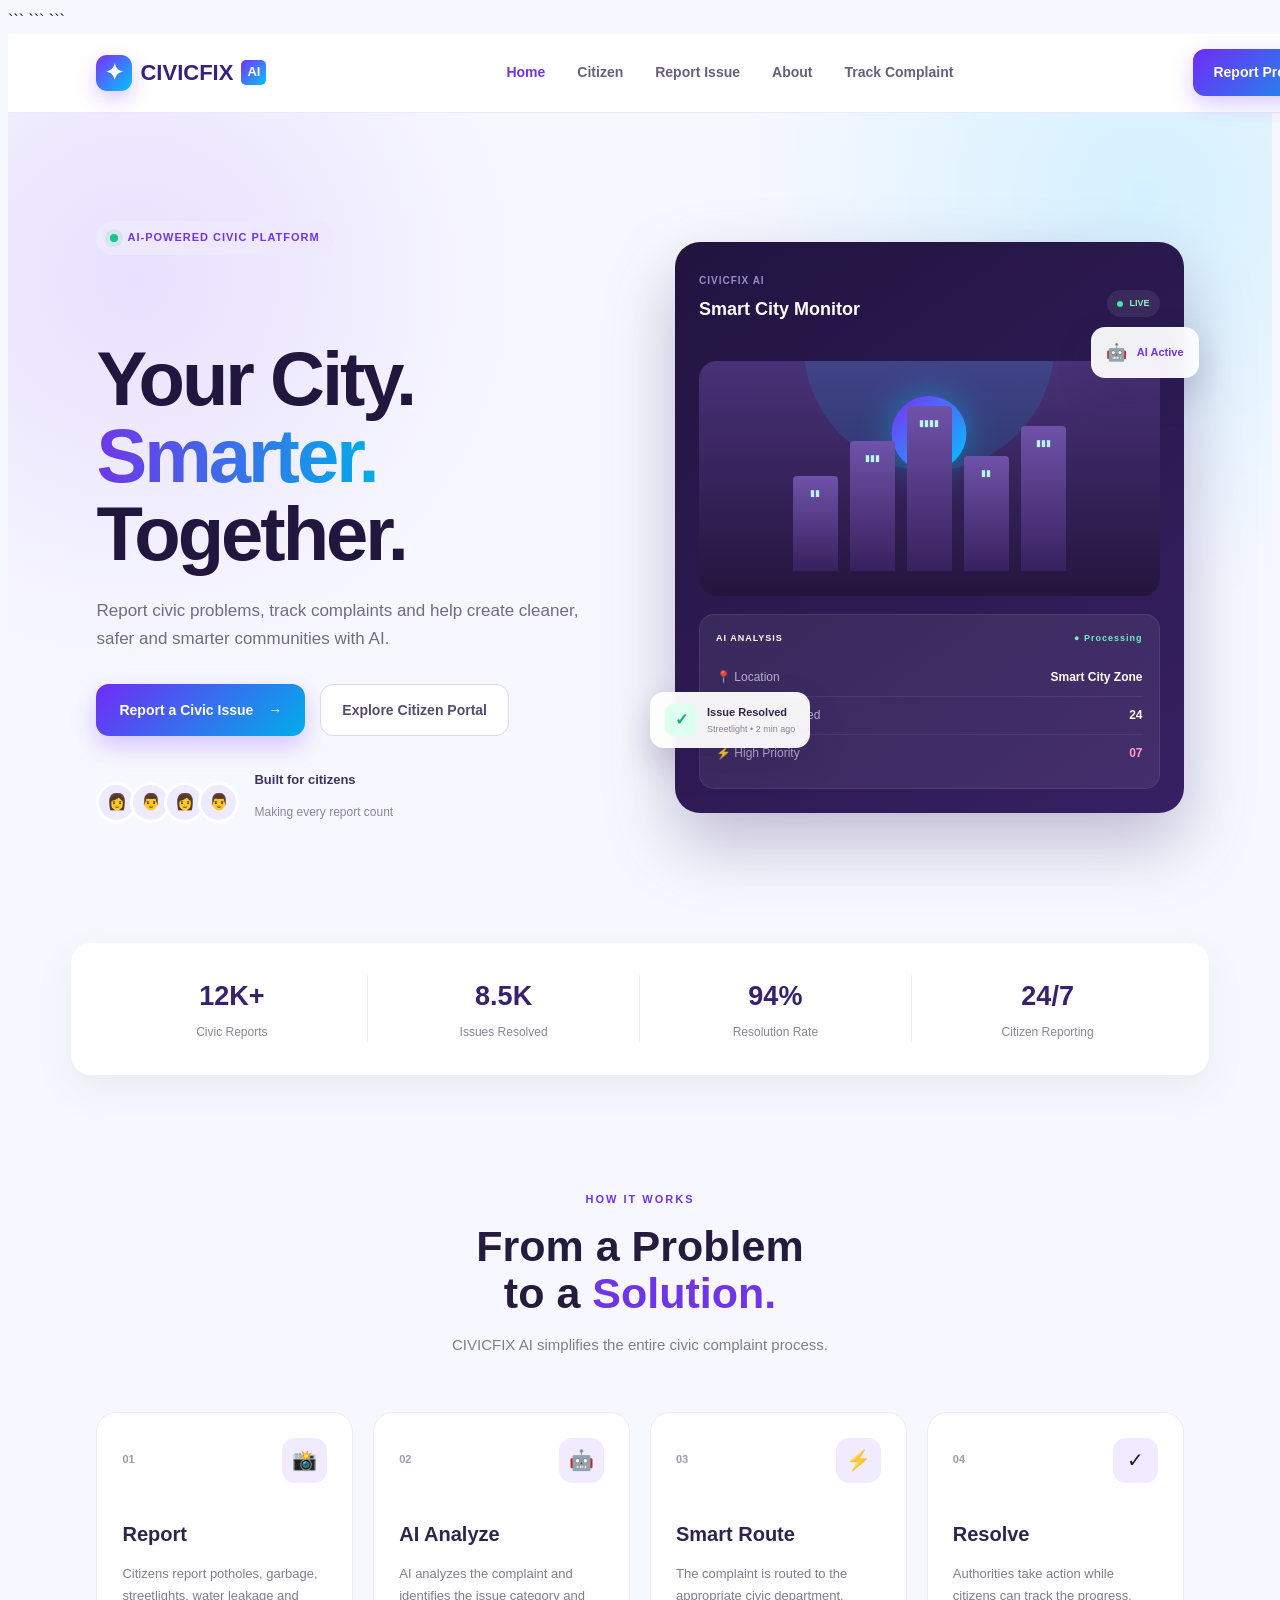
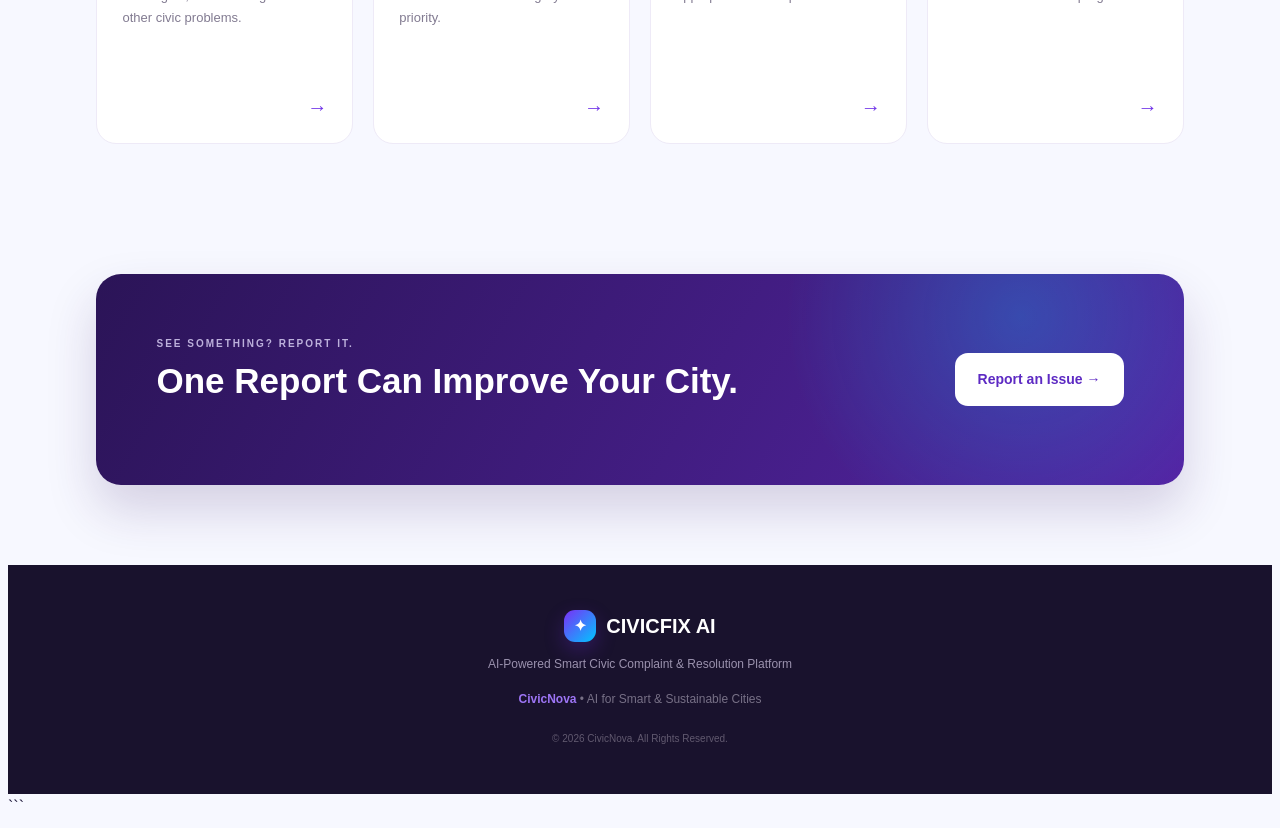
<file: index.html>
<!DOCTYPE html>

<html lang="en">

<head>

```
<meta charset="UTF-8">

<meta name="viewport"
      content="width=device-width, initial-scale=1.0">

<title>CIVICFIX AI | Smart Civic Platform</title>

<link rel="stylesheet" href="style.css">
```

</head>

<body>

```
<!-- =========================
     NAVIGATION
========================== -->

<header class="navbar">

    <a href="index.html" class="logo">

        <span class="logo-icon">✦</span>

        CIVICFIX
        <small>AI</small>

    </a>


    <nav>

        <a href="index.html" class="active">
            Home
        </a>

        <a href="citizen.html">
            Citizen
        </a>

        <a href="report.html">
            Report Issue
        </a>

        <a href="#">
            About
        </a>
             <a href="track.html">Track Complaint</a>
    </nav>


    <a href="report.html" class="nav-btn">
        Report Problem
        <span>↗</span>
    </a>

</header>



<!-- =========================
     HERO SECTION
========================== -->

<main>

    <section class="hero">


        <!-- LEFT SIDE -->

        <div class="hero-content">

            <div class="hero-badge">

                <span class="live-dot"></span>

                AI-POWERED CIVIC PLATFORM

            </div>


            <h1>

                Your City.
                <br>

                <span>Smarter.</span>

                <br>

                Together.

            </h1>


            <p>

                Report civic problems, track complaints
                and help create cleaner, safer and
                smarter communities with AI.

            </p>


            <div class="hero-buttons">

                <a href="report.html"
                   class="main-btn">

                    Report a Civic Issue

                    <span>→</span>

                </a>


                <a href="citizen.html"
                   class="second-btn">

                    Explore Citizen Portal

                </a>

            </div>


            <!-- TRUST -->

            <div class="trust">

                <div class="avatars">

                    <span>👩</span>
                    <span>👨</span>
                    <span>👩</span>
                    <span>👨</span>

                </div>


                <div>

                    <strong>
                        Built for citizens
                    </strong>

                    <p>
                        Making every report count
                    </p>

                </div>

            </div>

        </div>



        <!-- RIGHT SIDE -->

        <div class="hero-dashboard">


            <!-- Decorative circles -->

            <div class="glow glow-one"></div>

            <div class="glow glow-two"></div>


            <!-- MAIN CARD -->

            <div class="ai-dashboard">


                <div class="dashboard-header">

                    <div>

                        <span>
                            CIVICFIX AI
                        </span>

                        <h3>
                            Smart City Monitor
                        </h3>

                    </div>


                    <div class="online">

                        <span></span>

                        LIVE

                    </div>

                </div>



                <!-- CITY VISUAL -->

                <div class="city-visual">

                    <div class="building b1">
                        ▮▮
                    </div>

                    <div class="building b2">
                        ▮▮▮
                    </div>

                    <div class="building b3">
                        ▮▮▮▮
                    </div>

                    <div class="building b4">
                        ▮▮
                    </div>

                    <div class="building b5">
                        ▮▮▮
                    </div>


                    <div class="city-ai">

                        ✦

                    </div>

                </div>



                <!-- AI ANALYSIS -->

                <div class="analysis">

                    <div class="analysis-title">

                        <span>
                            AI ANALYSIS
                        </span>

                        <span class="processing">
                            ● Processing
                        </span>

                    </div>


                    <div class="analysis-row">

                        <span>📍 Location</span>

                        <strong>
                            Smart City Zone
                        </strong>

                    </div>


                    <div class="analysis-row">

                        <span>⚠️ Issues Detected</span>

                        <strong>
                            24
                        </strong>

                    </div>


                    <div class="analysis-row">

                        <span>⚡ High Priority</span>

                        <strong class="priority">
                            07
                        </strong>

                    </div>

                </div>


            </div>


            <!-- FLOATING CARD -->

            <div class="floating floating-one">

                <div class="float-icon">
                    ✓
                </div>

                <div>

                    <strong>
                        Issue Resolved
                    </strong>

                    <small>
                        Streetlight • 2 min ago
                    </small>

                </div>

            </div>


            <div class="floating floating-two">

                🤖

                <span>
                    AI Active
                </span>

            </div>


        </div>

    </section>



    <!-- =========================
         STATS
    ========================== -->

    <section class="stats-section">

        <div class="stat-item">

            <strong>
                12K+
            </strong>

            <span>
                Civic Reports
            </span>

        </div>


        <div class="stat-item">

            <strong>
                8.5K
            </strong>

            <span>
                Issues Resolved
            </span>

        </div>


        <div class="stat-item">

            <strong>
                94%
            </strong>

            <span>
                Resolution Rate
            </span>

        </div>


        <div class="stat-item">

            <strong>
                24/7
            </strong>

            <span>
                Citizen Reporting
            </span>

        </div>

    </section>



    <!-- =========================
         FEATURES
    ========================== -->

    <section class="features-section">


        <div class="section-heading">

            <span>
                HOW IT WORKS
            </span>

            <h2>
                From a Problem
                <br>
                to a <em>Solution.</em>
            </h2>

            <p>
                CIVICFIX AI simplifies the entire
                civic complaint process.
            </p>

        </div>



        <div class="feature-grid">


            <article class="feature-card">

                <div class="feature-top">

                    <span class="number">
                        01
                    </span>

                    <span class="feature-icon">
                        📸
                    </span>

                </div>

                <h3>
                    Report
                </h3>

                <p>
                    Citizens report potholes, garbage,
                    streetlights, water leakage and
                    other civic problems.
                </p>

                <span class="feature-arrow">
                    →
                </span>

            </article>



            <article class="feature-card">

                <div class="feature-top">

                    <span class="number">
                        02
                    </span>

                    <span class="feature-icon">
                        🤖
                    </span>

                </div>

                <h3>
                    AI Analyze
                </h3>

                <p>
                    AI analyzes the complaint and
                    identifies the issue category
                    and priority.
                </p>

                <span class="feature-arrow">
                    →
                </span>

            </article>



            <article class="feature-card">

                <div class="feature-top">

                    <span class="number">
                        03
                    </span>

                    <span class="feature-icon">
                        ⚡
                    </span>

                </div>

                <h3>
                    Smart Route
                </h3>

                <p>
                    The complaint is routed to the
                    appropriate civic department.
                </p>

                <span class="feature-arrow">
                    →
                </span>

            </article>



            <article class="feature-card">

                <div class="feature-top">

                    <span class="number">
                        04
                    </span>

                    <span class="feature-icon">
                        ✓
                    </span>

                </div>

                <h3>
                    Resolve
                </h3>

                <p>
                    Authorities take action while
                    citizens can track the progress.
                </p>

                <span class="feature-arrow">
                    →
                </span>

            </article>


        </div>

    </section>



    <!-- =========================
         CTA
    ========================== -->

    <section class="cta-section">

        <div>

            <span>
                SEE SOMETHING? REPORT IT.
            </span>

            <h2>
                One Report Can
                Improve Your City.
            </h2>

        </div>


        <a href="report.html"
           class="main-btn">

            Report an Issue
            →
            
        </a>

    </section>


</main>



<!-- =========================
     FOOTER
========================== -->

<footer>

    <div class="footer-brand">

        <span class="logo-icon">
            ✦
        </span>

        CIVICFIX AI

    </div>


    <p>
        AI-Powered Smart Civic Complaint &
        Resolution Platform
    </p>


    <div class="footer-team">

        <strong>
            CivicNova
        </strong>

        <span>
            • AI for Smart & Sustainable Cities
        </span>

    </div>


    <small>
        © 2026 CivicNova. All Rights Reserved.
    </small>

</footer>
```

</body>

</html>
</file>
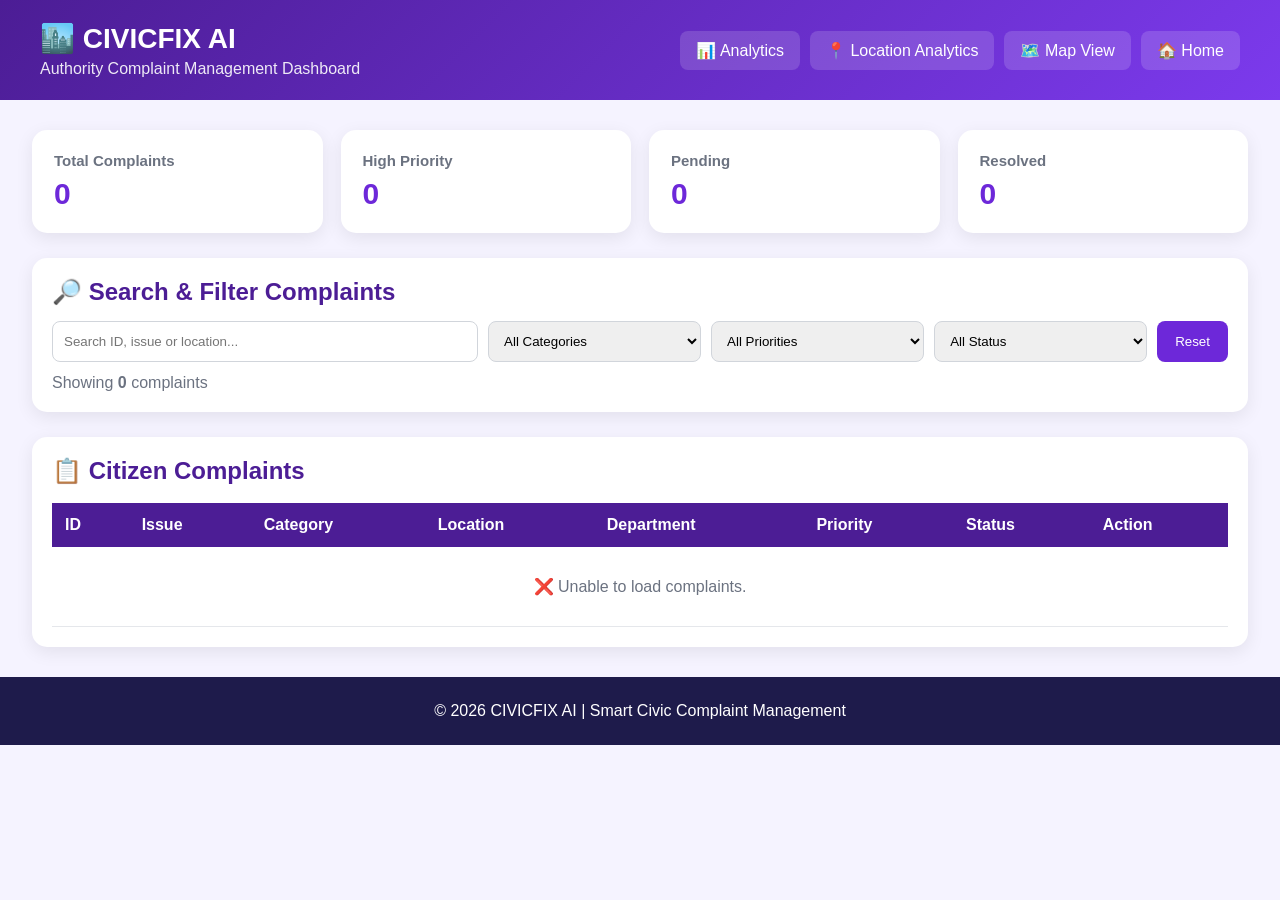
<file: admin.html>
<!DOCTYPE html>
<html lang="en">

<head>
    <meta charset="UTF-8">
    <meta name="viewport" content="width=device-width, initial-scale=1.0">

    <title>CIVICFIX AI | Authority Dashboard</title>

    <style>
        * {
            box-sizing: border-box;
            margin: 0;
            padding: 0;
            font-family: Arial, sans-serif;
        }

        body {
            background: #f5f3ff;
            color: #1f2937;
        }

        /* HEADER */
        header {
            background: linear-gradient(135deg, #4c1d95, #7c3aed);
            color: white;
            padding: 22px 40px;
            display: flex;
            justify-content: space-between;
            align-items: center;
        }

        header h1 {
            font-size: 28px;
        }

        header p {
            margin-top: 5px;
            opacity: 0.9;
        }

        .header-buttons {
            display: flex;
            gap: 10px;
            flex-wrap: wrap;
        }

        .header-buttons a {
            text-decoration: none;
            color: white;
            background: rgba(255, 255, 255, 0.15);
            padding: 10px 16px;
            border-radius: 8px;
            transition: 0.3s;
        }

        .header-buttons a:hover {
            background: rgba(255, 255, 255, 0.3);
        }

        /* MAIN */
        .container {
            width: 95%;
            max-width: 1400px;
            margin: 30px auto;
        }

        /* STATS */
        .stats {
            display: grid;
            grid-template-columns: repeat(4, 1fr);
            gap: 18px;
            margin-bottom: 25px;
        }

        .stat-card {
            background: white;
            padding: 22px;
            border-radius: 15px;
            box-shadow: 0 5px 18px rgba(0, 0, 0, 0.08);
        }

        .stat-card h3 {
            color: #6b7280;
            font-size: 15px;
        }

        .stat-card p {
            font-size: 30px;
            font-weight: bold;
            color: #6d28d9;
            margin-top: 8px;
        }

        /* FILTER BOX */
        .filter-box {
            background: white;
            padding: 20px;
            border-radius: 15px;
            box-shadow: 0 5px 18px rgba(0, 0, 0, 0.08);
            margin-bottom: 25px;
        }

        .filter-box h2 {
            margin-bottom: 15px;
            color: #4c1d95;
        }

        .filters {
            display: grid;
            grid-template-columns: 2fr 1fr 1fr 1fr auto;
            gap: 10px;
        }

        .filters input,
        .filters select {
            padding: 11px;
            border: 1px solid #d1d5db;
            border-radius: 8px;
            outline: none;
        }

        .filters input:focus,
        .filters select:focus {
            border-color: #7c3aed;
        }

        .reset-btn {
            border: none;
            background: #6d28d9;
            color: white;
            padding: 10px 18px;
            border-radius: 8px;
            cursor: pointer;
        }

        .reset-btn:hover {
            background: #4c1d95;
        }

        .complaint-count {
            margin-top: 12px;
            color: #6b7280;
        }

        /* TABLE */
        .table-box {
            background: white;
            border-radius: 15px;
            padding: 20px;
            box-shadow: 0 5px 18px rgba(0, 0, 0, 0.08);
            overflow-x: auto;
        }

        table {
            width: 100%;
            border-collapse: collapse;
        }

        th {
            background: #4c1d95;
            color: white;
            padding: 13px;
            text-align: left;
        }

        td {
            padding: 13px;
            border-bottom: 1px solid #e5e7eb;
            vertical-align: middle;
        }

        tr:hover {
            background: #faf5ff;
        }

        /* PRIORITY */
        .priority-high {
            color: #dc2626;
            background: #fee2e2;
            padding: 6px 12px;
            border-radius: 20px;
            font-weight: bold;
            display: inline-block;
        }

        .priority-medium {
            color: #d97706;
            background: #fef3c7;
            padding: 6px 12px;
            border-radius: 20px;
            font-weight: bold;
            display: inline-block;
        }

        .priority-low {
            color: #16a34a;
            background: #dcfce7;
            padding: 6px 12px;
            border-radius: 20px;
            font-weight: bold;
            display: inline-block;
        }

        /* STATUS */
        .status-select {
            padding: 7px;
            border-radius: 7px;
            border: 1px solid #d1d5db;
        }

        /* BUTTONS */
        .view-btn,
        .update-btn,
        .ai-btn {
            color: white;
            border: none;
            padding: 8px 13px;
            border-radius: 7px;
            cursor: pointer;
            margin: 2px;
        }

        .view-btn {
            background: #0891b2;
        }

        .view-btn:hover {
            background: #0e7490;
        }

        .update-btn {
            background: #7c3aed;
        }

        .update-btn:hover {
            background: #5b21b6;
        }

        .ai-btn {
            background: #059669;
        }

        .ai-btn:hover {
            background: #047857;
        }

        /* EMPTY */
        .empty-message {
            text-align: center;
            padding: 30px;
            color: #6b7280;
        }

        /* MODAL */
        .modal {
            display: none;
            position: fixed;
            z-index: 1000;
            left: 0;
            top: 0;
            width: 100%;
            height: 100%;
            background: rgba(0, 0, 0, 0.55);
            align-items: center;
            justify-content: center;
            padding: 20px;
        }

        .modal-content {
            background: white;
            width: 100%;
            max-width: 650px;
            max-height: 90vh;
            overflow-y: auto;
            border-radius: 18px;
            padding: 28px;
            position: relative;
            box-shadow: 0 10px 40px rgba(0, 0, 0, 0.25);
        }

        .modal-content h2 {
            color: #4c1d95;
            margin-bottom: 20px;
        }

        .close-btn {
            position: absolute;
            right: 20px;
            top: 15px;
            font-size: 28px;
            cursor: pointer;
            color: #6b7280;
        }

        .close-btn:hover {
            color: #111827;
        }

        .detail-item {
            margin-bottom: 15px;
            padding: 12px;
            background: #f9fafb;
            border-radius: 9px;
        }

        .detail-item strong {
            display: block;
            color: #4c1d95;
            margin-bottom: 5px;
        }

        .detail-description {
            line-height: 1.6;
            white-space: pre-wrap;
        }

        /* AI SUMMARY */
        .ai-summary-box {
            background: linear-gradient(135deg, #ecfdf5, #f0fdf4);
            border: 1px solid #86efac;
            border-left: 5px solid #059669;
            padding: 18px;
            border-radius: 12px;
            line-height: 1.7;
            font-size: 16px;
        }

        .ai-summary-title {
            color: #047857;
            font-weight: bold;
            margin-bottom: 10px;
            font-size: 18px;
        }

        .loading-summary {
            color: #6b7280;
            font-style: italic;
        }

        /* FOOTER */
        footer {
            text-align: center;
            padding: 25px;
            margin-top: 30px;
            background: #1e1b4b;
            color: white;
        }

        /* RESPONSIVE */
        @media (max-width: 1000px) {
            .stats {
                grid-template-columns: repeat(2, 1fr);
            }

            .filters {
                grid-template-columns: 1fr 1fr;
            }
        }

        @media (max-width: 600px) {
            header {
                padding: 20px;
                flex-direction: column;
                align-items: flex-start;
                gap: 15px;
            }

            .stats {
                grid-template-columns: 1fr;
            }

            .filters {
                grid-template-columns: 1fr;
            }

            .container {
                width: 92%;
            }
        }
    </style>
</head>

<body>

    <!-- HEADER -->
    <header>

        <div>
            <h1>🏙️ CIVICFIX AI</h1>
            <p>Authority Complaint Management Dashboard</p>
        </div>

        <div class="header-buttons">

            <a href="analytics.html">
                📊 Analytics
            </a>

            <a href="location_analytics.html">
                📍 Location Analytics
            </a>

            <a href="map.html">
                🗺️ Map View
            </a>

            <a href="index.html">
                🏠 Home
            </a>

        </div>

    </header>


    <main class="container">

        <!-- STATS -->

        <section class="stats">

            <div class="stat-card">
                <h3>Total Complaints</h3>
                <p id="totalComplaints">0</p>
            </div>

            <div class="stat-card">
                <h3>High Priority</h3>
                <p id="highComplaints">0</p>
            </div>

            <div class="stat-card">
                <h3>Pending</h3>
                <p id="pendingComplaints">0</p>
            </div>

            <div class="stat-card">
                <h3>Resolved</h3>
                <p id="resolvedComplaints">0</p>
            </div>

        </section>


        <!-- FILTERS -->

        <section class="filter-box">

            <h2>🔎 Search & Filter Complaints</h2>

            <div class="filters">

                <input
                    type="text"
                    id="searchInput"
                    placeholder="Search ID, issue or location..."
                    onkeyup="filterComplaints()"
                >

                <select id="categoryFilter" onchange="filterComplaints()">

                    <option value="">
                        All Categories
                    </option>

                    <option value="Water">
                        Water
                    </option>

                    <option value="Drainage">
                        Drainage
                    </option>

                    <option value="Road">
                        Road
                    </option>

                    <option value="Garbage">
                        Garbage
                    </option>

                    <option value="Streetlight">
                        Streetlight
                    </option>

                    <option value="Other">
                        Other
                    </option>

                </select>


                <select id="priorityFilter" onchange="filterComplaints()">

                    <option value="">
                        All Priorities
                    </option>

                    <option value="High">
                        High
                    </option>

                    <option value="Medium">
                        Medium
                    </option>

                    <option value="Low">
                        Low
                    </option>

                </select>


                <select id="statusFilter" onchange="filterComplaints()">

                    <option value="">
                        All Status
                    </option>

                    <option value="Submitted">
                        Submitted
                    </option>

                    <option value="In Progress">
                        In Progress
                    </option>

                    <option value="Resolved">
                        Resolved
                    </option>

                </select>


                <button
                    class="reset-btn"
                    onclick="resetFilters()"
                >
                    Reset
                </button>

            </div>

            <p class="complaint-count">
                Showing
                <strong id="visibleCount">0</strong>
                complaints
            </p>

        </section>


        <!-- COMPLAINT TABLE -->

        <section class="table-box">

            <h2 style="color:#4c1d95; margin-bottom:18px;">
                📋 Citizen Complaints
            </h2>

            <table>

                <thead>

                    <tr>

                        <th>ID</th>
                        <th>Issue</th>
                        <th>Category</th>
                        <th>Location</th>
                        <th>Department</th>
                        <th>Priority</th>
                        <th>Status</th>
                        <th>Action</th>

                    </tr>

                </thead>

                <tbody id="complaintTable">

                    <tr>

                        <td colspan="8" class="empty-message">
                            Loading complaints...
                        </td>

                    </tr>

                </tbody>

            </table>

        </section>

    </main>


    <!-- VIEW DETAILS MODAL -->

    <div
        id="complaintModal"
        class="modal"
        onclick="closeModalOutside(event)"
    >

        <div class="modal-content">

            <span
                class="close-btn"
                onclick="closeComplaintModal()"
            >
                &times;
            </span>

            <h2>📋 Complaint Details</h2>

            <div class="detail-item">
                <strong>Complaint ID</strong>
                <span id="detailId"></span>
            </div>

            <div class="detail-item">
                <strong>Issue</strong>
                <span id="detailIssue"></span>
            </div>

            <div class="detail-item">
                <strong>Category</strong>
                <span id="detailCategory"></span>
            </div>

            <div class="detail-item">
                <strong>Location</strong>
                <span id="detailLocation"></span>
            </div>

            <div class="detail-item">
                <strong>Department</strong>
                <span id="detailDepartment"></span>
            </div>

            <div class="detail-item">
                <strong>Priority</strong>
                <span id="detailPriority"></span>
            </div>

            <div class="detail-item">
                <strong>Status</strong>
                <span id="detailStatus"></span>
            </div>

            <div class="detail-item">

                <strong>Description</strong>

                <div
                    id="detailDescription"
                    class="detail-description"
                ></div>

            </div>

        </div>

    </div>


    <!-- AI SUMMARY MODAL -->

    <div
        id="aiSummaryModal"
        class="modal"
        onclick="closeAISummaryOutside(event)"
    >

        <div class="modal-content">

            <span
                class="close-btn"
                onclick="closeAISummary()"
            >
                &times;
            </span>

            <h2>🤖 AI Complaint Summary</h2>

            <div class="detail-item">

                <strong>Complaint ID</strong>

                <span id="aiComplaintId">
                    -
                </span>

            </div>

            <div class="ai-summary-box">

                <div class="ai-summary-title">
                    🤖 CIVICFIX AI Analysis
                </div>

                <div id="aiSummaryText">
                    <span class="loading-summary">
                        Generating AI summary...
                    </span>
                </div>

            </div>

        </div>

    </div>


    <!-- FOOTER -->

    <footer>

        <p>
            © 2026 CIVICFIX AI |
            Smart Civic Complaint Management
        </p>

    </footer>


    <script>

        let allComplaints = [];


        /* LOAD COMPLAINTS */

        function loadComplaints() {

            fetch("get_complaints.php")

                .then(response => response.json())

                .then(data => {

                    allComplaints = data;

                    displayComplaints(allComplaints);

                    updateStatistics(allComplaints);

                })

                .catch(error => {

                    console.error(error);

                    document.getElementById(
                        "complaintTable"
                    ).innerHTML = `

                        <tr>

                            <td
                                colspan="8"
                                class="empty-message"
                            >

                                ❌ Unable to load complaints.

                            </td>

                        </tr>

                    `;

                });

        }


        /* DISPLAY COMPLAINTS */

        function displayComplaints(complaints) {

            const table =
                document.getElementById("complaintTable");

            table.innerHTML = "";


            if (complaints.length === 0) {

                table.innerHTML = `

                    <tr>

                        <td
                            colspan="8"
                            class="empty-message"
                        >

                            No complaints found.

                        </td>

                    </tr>

                `;

                document.getElementById(
                    "visibleCount"
                ).textContent = 0;

                return;

            }


            complaints.forEach(complaint => {

                const priority =
                    complaint.priority || "Medium";

                const priorityClass =
                    "priority-" +
                    priority.toLowerCase();


                const row =
                    document.createElement("tr");


                row.innerHTML = `

                    <td>

                        <strong>
                            ${escapeHTML(
                                complaint.complaint_id
                            )}
                        </strong>

                    </td>


                    <td>
                        ${escapeHTML(
                            complaint.issue_title
                        )}
                    </td>


                    <td>
                        ${escapeHTML(
                            complaint.category
                        )}
                    </td>


                    <td>
                        ${escapeHTML(
                            complaint.location
                        )}
                    </td>


                    <td>
                        ${escapeHTML(
                            complaint.department
                        )}
                    </td>


                    <td>

                        <span class="${priorityClass}">

                            ${escapeHTML(priority)}

                        </span>

                    </td>


                    <td>

                        <select
                            class="status-select"
                            id="status-${escapeHTML(
                                complaint.complaint_id
                            )}"
                        >

                            <option
                                value="Submitted"
                                ${
                                    complaint.status === "Submitted"
                                    ? "selected"
                                    : ""
                                }
                            >
                                Submitted
                            </option>


                            <option
                                value="In Progress"
                                ${
                                    complaint.status === "In Progress"
                                    ? "selected"
                                    : ""
                                }
                            >
                                In Progress
                            </option>


                            <option
                                value="Resolved"
                                ${
                                    complaint.status === "Resolved"
                                    ? "selected"
                                    : ""
                                }
                            >
                                Resolved
                            </option>

                        </select>

                    </td>


                    <td>

                        <button
                            class="view-btn"
                            onclick="viewComplaintById('${escapeJS(
                                complaint.complaint_id
                            )}')"
                        >
                            👁️ View
                        </button>


                        <button
                            class="update-btn"
                            onclick="updateStatus('${escapeJS(
                                complaint.complaint_id
                            )}')"
                        >
                            Update
                        </button>


                        <button
                            class="ai-btn"
                            onclick="generateAISummaryById('${escapeJS(
                                complaint.complaint_id
                            )}')"
                        >
                            🤖 AI Summary
                        </button>

                    </td>

                `;


                table.appendChild(row);

            });


            document.getElementById(
                "visibleCount"
            ).textContent = complaints.length;

        }


        /* FIND COMPLAINT */

        function findComplaint(complaintId) {

            return allComplaints.find(
                complaint =>
                    complaint.complaint_id === complaintId
            );

        }


        /* VIEW COMPLAINT */

        function viewComplaintById(complaintId) {

            const complaint =
                findComplaint(complaintId);

            if (!complaint) {

                alert("Complaint not found.");

                return;

            }


            document.getElementById("detailId").textContent =
                complaint.complaint_id || "N/A";

            document.getElementById("detailIssue").textContent =
                complaint.issue_title || "N/A";

            document.getElementById("detailCategory").textContent =
                complaint.category || "N/A";

            document.getElementById("detailLocation").textContent =
                complaint.location || "N/A";

            document.getElementById("detailDepartment").textContent =
                complaint.department || "N/A";

            document.getElementById("detailPriority").textContent =
                complaint.priority || "N/A";

            document.getElementById("detailStatus").textContent =
                complaint.status || "N/A";

            document.getElementById("detailDescription").textContent =
                complaint.description ||
                "No description provided.";


            document.getElementById(
                "complaintModal"
            ).style.display = "flex";

        }


        /* CLOSE VIEW MODAL */

        function closeComplaintModal() {

            document.getElementById(
                "complaintModal"
            ).style.display = "none";

        }


        function closeModalOutside(event) {

            if (
                event.target ===
                document.getElementById(
                    "complaintModal"
                )
            ) {

                closeComplaintModal();

            }

        }


        /* AI SUMMARY */

        function generateAISummaryById(complaintId) {

            const complaint =
                findComplaint(complaintId);


            if (!complaint) {

                alert("Complaint not found.");

                return;

            }


            document.getElementById(
                "aiSummaryModal"
            ).style.display = "flex";


            document.getElementById(
                "aiComplaintId"
            ).textContent =
                complaint.complaint_id;


            document.getElementById(
                "aiSummaryText"
            ).innerHTML = `

                <span class="loading-summary">
                    🤖 Generating AI summary...
                </span>

            `;


            const formData =
                new FormData();


            formData.append(
                "issue",
                complaint.issue_title || ""
            );

            formData.append(
                "category",
                complaint.category || ""
            );

            formData.append(
                "location",
                complaint.location || ""
            );

            formData.append(
                "description",
                complaint.description || ""
            );

            formData.append(
                "department",
                complaint.department || ""
            );

            formData.append(
                "priority",
                complaint.priority || ""
            );

            formData.append(
                "status",
                complaint.status || ""
            );


            fetch("ai_summary.php", {

                method: "POST",

                body: formData

            })

            .then(response => response.json())

            .then(data => {

                if (data.success) {

                    document.getElementById(
                        "aiSummaryText"
                    ).textContent =
                        data.summary;

                } else {

                    document.getElementById(
                        "aiSummaryText"
                    ).textContent =
                        "❌ " +
                        (
                            data.message ||
                            "Unable to generate AI summary."
                        );

                }

            })

            .catch(error => {

                console.error(error);

                document.getElementById(
                    "aiSummaryText"
                ).textContent =
                    "❌ Error connecting to AI service.";

            });

        }


        /* CLOSE AI SUMMARY */

        function closeAISummary() {

            document.getElementById(
                "aiSummaryModal"
            ).style.display = "none";

        }


        function closeAISummaryOutside(event) {

            if (
                event.target ===
                document.getElementById(
                    "aiSummaryModal"
                )
            ) {

                closeAISummary();

            }

        }


        /* UPDATE STATUS */

        function updateStatus(complaintId) {

            const select =
                document.getElementById(
                    "status-" + complaintId
                );


            if (!select) {

                alert("Status selector not found.");

                return;

            }


            const newStatus =
                select.value;


            const formData =
                new FormData();


            formData.append(
                "complaint_id",
                complaintId
            );


            formData.append(
                "status",
                newStatus
            );


            fetch("update_status.php", {

                method: "POST",

                body: formData

            })

            .then(response => response.text())

            .then(result => {

                alert(result);

                loadComplaints();

            })

            .catch(error => {

                console.error(error);

                alert(
                    "❌ Error updating complaint status."
                );

            });

        }


        /* FILTER */

        function filterComplaints() {

            const search =
                document.getElementById(
                    "searchInput"
                ).value.toLowerCase();


            const category =
                document.getElementById(
                    "categoryFilter"
                ).value;


            const priority =
                document.getElementById(
                    "priorityFilter"
                ).value;


            const status =
                document.getElementById(
                    "statusFilter"
                ).value;


            const filtered =
                allComplaints.filter(
                    complaint => {

                        const searchMatch =

                            (
                                complaint.complaint_id ||
                                ""
                            )
                            .toLowerCase()
                            .includes(search)

                            ||

                            (
                                complaint.issue_title ||
                                ""
                            )
                            .toLowerCase()
                            .includes(search)

                            ||

                            (
                                complaint.location ||
                                ""
                            )
                            .toLowerCase()
                            .includes(search);


                        const categoryMatch =
                            category === "" ||
                            complaint.category === category;


                        const priorityMatch =
                            priority === "" ||
                            complaint.priority === priority;


                        const statusMatch =
                            status === "" ||
                            complaint.status === status;


                        return (
                            searchMatch &&
                            categoryMatch &&
                            priorityMatch &&
                            statusMatch
                        );

                    }
                );


            displayComplaints(filtered);

        }


        /* RESET FILTERS */

        function resetFilters() {

            document.getElementById(
                "searchInput"
            ).value = "";


            document.getElementById(
                "categoryFilter"
            ).value = "";


            document.getElementById(
                "priorityFilter"
            ).value = "";


            document.getElementById(
                "statusFilter"
            ).value = "";


            displayComplaints(
                allComplaints
            );

        }


        /* STATISTICS */

        function updateStatistics(complaints) {

            const total =
                complaints.length;


            const high =
                complaints.filter(
                    c => c.priority === "High"
                ).length;


            const pending =
                complaints.filter(
                    c => c.status !== "Resolved"
                ).length;


            const resolved =
                complaints.filter(
                    c => c.status === "Resolved"
                ).length;


            document.getElementById(
                "totalComplaints"
            ).textContent = total;


            document.getElementById(
                "highComplaints"
            ).textContent = high;


            document.getElementById(
                "pendingComplaints"
            ).textContent = pending;


            document.getElementById(
                "resolvedComplaints"
            ).textContent = resolved;

        }


        /* SECURITY HELPERS */

        function escapeHTML(value) {

            return String(value ?? "")

                .replace(/&/g, "&amp;")

                .replace(/</g, "&lt;")

                .replace(/>/g, "&gt;")

                .replace(/"/g, "&quot;")

                .replace(/'/g, "&#039;");

        }


        function escapeJS(value) {

            return String(value ?? "")

                .replace(/\\/g, "\\\\")

                .replace(/'/g, "\\'")

                .replace(/"/g, '\\"');

        }


        /* START */

        loadComplaints();

    </script>

</body>

</html>
</file>
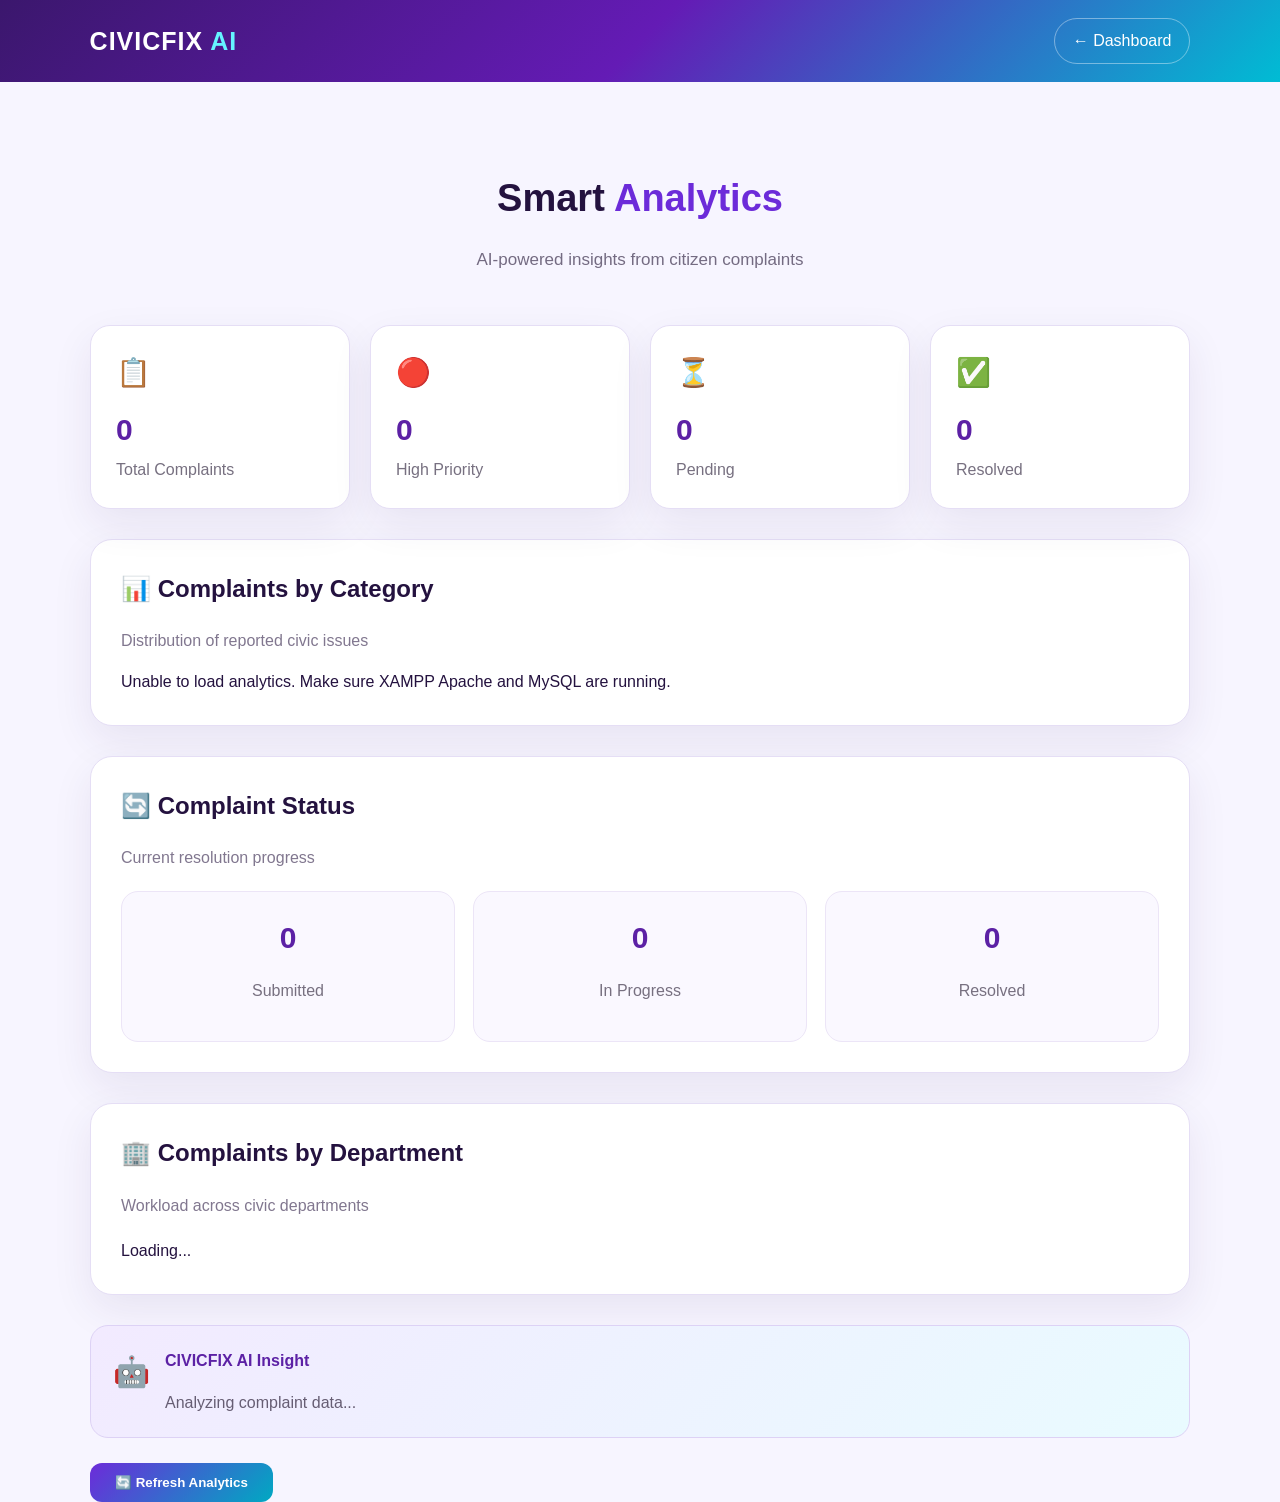
<file: analytics.html>
<!DOCTYPE html>
<html lang="en">

<head>
    <meta charset="UTF-8">
    <meta name="viewport" content="width=device-width, initial-scale=1.0">

    <title>CIVICFIX AI | Analytics</title>

    <link rel="stylesheet" href="style.css">

    <style>

        body {
            margin: 0;
            font-family: "Segoe UI", Arial, sans-serif;
            background: #f7f5ff;
            color: #24123f;
        }

        /* HEADER */

        .analytics-header {
            background: linear-gradient(
                135deg,
                #3b176d,
                #641bb5,
                #00bcd4
            );

            color: white;
            padding: 18px 7%;

            display: flex;
            justify-content: space-between;
            align-items: center;
        }

        .analytics-logo {
            font-size: 25px;
            font-weight: 800;
            letter-spacing: 1px;
        }

        .analytics-logo span {
            color: #65f4ff;
        }

        .home-btn {
            color: white;
            text-decoration: none;
            border: 1px solid rgba(255,255,255,0.4);
            padding: 9px 18px;
            border-radius: 25px;
        }

        /* HERO */

        .analytics-hero {
            text-align: center;
            padding: 55px 20px 35px;
        }

        .analytics-hero h1 {
            font-size: 38px;
            margin-bottom: 10px;
        }

        .analytics-hero h1 span {
            color: #6c2bd9;
        }

        .analytics-hero p {
            color: #746b82;
            font-size: 17px;
        }

        /* CONTAINER */

        .analytics-container {
            width: min(1100px, 90%);
            margin: auto;
        }

        /* STAT CARDS */

        .analytics-stats {
            display: grid;
            grid-template-columns: repeat(4, 1fr);
            gap: 20px;
        }

        .analytics-card {
            background: white;
            padding: 25px;
            border-radius: 20px;

            border: 1px solid #e5def5;

            box-shadow:
                0 15px 40px rgba(50,25,90,0.08);
        }

        .analytics-card span {
            font-size: 28px;
        }

        .analytics-card h2 {
            font-size: 30px;
            margin: 10px 0 3px;
            color: #5c21a5;
        }

        .analytics-card p {
            margin: 0;
            color: #777080;
        }

        /* SECTION */

        .analytics-section {
            background: white;
            margin-top: 30px;
            padding: 30px;
            border-radius: 22px;

            border: 1px solid #e5def5;

            box-shadow:
                0 15px 40px rgba(50,25,90,0.08);
        }

        .analytics-section h2 {
            margin-top: 0;
        }

        .section-subtitle {
            color: #81778f;
        }

        /* CATEGORY BARS */

        .category-row {
            margin: 20px 0;
        }

        .category-info {
            display: flex;
            justify-content: space-between;
            margin-bottom: 7px;
        }

        .category-info strong {
            font-size: 14px;
        }

        .category-info span {
            color: #6c2bd9;
            font-weight: bold;
        }

        .bar {
            height: 12px;
            background: #eeeaf6;
            border-radius: 20px;
            overflow: hidden;
        }

        .bar-fill {
            height: 100%;

            background: linear-gradient(
                90deg,
                #6c2bd9,
                #00bcd4
            );

            border-radius: 20px;

            transition: width 0.8s ease;
        }

        /* STATUS GRID */

        .status-grid {
            display: grid;
            grid-template-columns: repeat(3, 1fr);
            gap: 18px;
            margin-top: 20px;
        }

        .status-box {
            padding: 22px;
            border-radius: 17px;
            background: #faf8ff;
            border: 1px solid #ece5f7;
            text-align: center;
        }

        .status-box .number {
            font-size: 30px;
            font-weight: 800;
            color: #5c21a5;
        }

        .status-box p {
            color: #777080;
        }

        /* DEPARTMENT */

        .department-grid {
            display: grid;
            grid-template-columns: repeat(2, 1fr);
            gap: 15px;
            margin-top: 20px;
        }

        .department-card {
            padding: 18px;
            border-radius: 15px;
            background: #faf8ff;
            border: 1px solid #ece5f7;
        }

        .department-card strong {
            display: block;
            margin-bottom: 8px;
        }

        .department-card span {
            color: #6c2bd9;
            font-weight: bold;
        }

        /* AI INSIGHT */

        .ai-insight {
            margin-top: 30px;

            display: flex;
            gap: 15px;

            padding: 22px;

            border-radius: 18px;

            background: linear-gradient(
                135deg,
                #f2eaff,
                #e9fbff
            );

            border: 1px solid #ddd2f5;
        }

        .ai-icon {
            font-size: 30px;
        }

        .ai-insight strong {
            color: #5c21a5;
        }

        .ai-insight p {
            color: #665d73;
            margin-bottom: 0;
        }

        /* REFRESH */

        .refresh-btn {
            margin-top: 25px;

            padding: 12px 25px;

            border: none;
            border-radius: 12px;

            background: linear-gradient(
                135deg,
                #6c2bd9,
                #00a9c2
            );

            color: white;
            font-weight: 700;

            cursor: pointer;
        }

        /* MOBILE */

        @media (max-width: 800px) {

            .analytics-stats {
                grid-template-columns: repeat(2, 1fr);
            }

            .status-grid {
                grid-template-columns: 1fr;
            }

            .department-grid {
                grid-template-columns: 1fr;
            }

        }

        @media (max-width: 500px) {

            .analytics-stats {
                grid-template-columns: 1fr;
            }

            .analytics-hero h1 {
                font-size: 30px;
            }

            .analytics-section {
                padding: 20px;
            }

        }

    </style>

</head>

<body>

    <!-- HEADER -->

    <header class="analytics-header">

        <div class="analytics-logo">
            CIVICFIX <span>AI</span>
        </div>

        <a href="admin.html" class="home-btn">
            ← Dashboard
        </a>

    </header>


    <!-- HERO -->

    <section class="analytics-hero">

        <h1>
            Smart <span>Analytics</span>
        </h1>

        <p>
            AI-powered insights from citizen complaints
        </p>

    </section>


    <main class="analytics-container">


        <!-- STAT CARDS -->

        <section class="analytics-stats">

            <div class="analytics-card">

                <span>📋</span>

                <h2 id="total">
                    0
                </h2>

                <p>
                    Total Complaints
                </p>

            </div>


            <div class="analytics-card">

                <span>🔴</span>

                <h2 id="high">
                    0
                </h2>

                <p>
                    High Priority
                </p>

            </div>


            <div class="analytics-card">

                <span>⏳</span>

                <h2 id="pending">
                    0
                </h2>

                <p>
                    Pending
                </p>

            </div>


            <div class="analytics-card">

                <span>✅</span>

                <h2 id="resolved">
                    0
                </h2>

                <p>
                    Resolved
                </p>

            </div>

        </section>


        <!-- CATEGORY ANALYSIS -->

        <section class="analytics-section">

            <h2>
                📊 Complaints by Category
            </h2>

            <p class="section-subtitle">
                Distribution of reported civic issues
            </p>

            <div id="categoryData">

                Loading...

            </div>

        </section>


        <!-- STATUS -->

        <section class="analytics-section">

            <h2>
                🔄 Complaint Status
            </h2>

            <p class="section-subtitle">
                Current resolution progress
            </p>


            <div class="status-grid">

                <div class="status-box">

                    <div
                        class="number"
                        id="submitted">
                        0
                    </div>

                    <p>
                        Submitted
                    </p>

                </div>


                <div class="status-box">

                    <div
                        class="number"
                        id="inProgress">
                        0
                    </div>

                    <p>
                        In Progress
                    </p>

                </div>


                <div class="status-box">

                    <div
                        class="number"
                        id="resolved2">
                        0
                    </div>

                    <p>
                        Resolved
                    </p>

                </div>

            </div>

        </section>


        <!-- DEPARTMENT -->

        <section class="analytics-section">

            <h2>
                🏢 Complaints by Department
            </h2>

            <p class="section-subtitle">
                Workload across civic departments
            </p>

            <div
                id="departmentData"
                class="department-grid">

                Loading...

            </div>

        </section>


        <!-- AI INSIGHT -->

        <section class="ai-insight">

            <div class="ai-icon">
                🤖
            </div>

            <div>

                <strong>
                    CIVICFIX AI Insight
                </strong>

                <p id="aiInsight">
                    Analyzing complaint data...
                </p>

            </div>

        </section>


        <button
            class="refresh-btn"
            onclick="loadAnalytics()">

            🔄 Refresh Analytics

        </button>


    </main>


    <script>

        async function loadAnalytics() {

            try {

                const response =
                    await fetch("get_complaints.php");

                const complaints =
                    await response.json();


                /* COUNTERS */

                let high = 0;
                let pending = 0;
                let resolved = 0;

                let submitted = 0;
                let inProgress = 0;


                complaints.forEach(function(c) {

                    if (c.priority === "High") {
                        high++;
                    }

                    if (
                        c.status === "Submitted" ||
                        c.status === "Pending" ||
                        c.status === "In Progress"
                    ) {
                        pending++;
                    }

                    if (c.status === "Resolved") {
                        resolved++;
                    }


                    if (c.status === "Submitted") {
                        submitted++;
                    }

                    if (c.status === "In Progress") {
                        inProgress++;
                    }

                });


                document.getElementById("total")
                    .textContent = complaints.length;

                document.getElementById("high")
                    .textContent = high;

                document.getElementById("pending")
                    .textContent = pending;

                document.getElementById("resolved")
                    .textContent = resolved;


                document.getElementById("submitted")
                    .textContent = submitted;

                document.getElementById("inProgress")
                    .textContent = inProgress;

                document.getElementById("resolved2")
                    .textContent = resolved;


                /* CATEGORY */

                const categories = {};

                complaints.forEach(function(c) {

                    categories[c.category] =
                        (categories[c.category] || 0) + 1;

                });


                const categoryContainer =
                    document.getElementById(
                        "categoryData"
                    );

                categoryContainer.innerHTML = "";


                Object.keys(categories).forEach(function(category) {

                    const count =
                        categories[category];

                    const percentage =
                        Math.round(
                            (count / complaints.length) * 100
                        );


                    categoryContainer.innerHTML += `

                        <div class="category-row">

                            <div class="category-info">

                                <strong>
                                    ${category}
                                </strong>

                                <span>
                                    ${count} (${percentage}%)
                                </span>

                            </div>

                            <div class="bar">

                                <div
                                    class="bar-fill"
                                    style="width:${percentage}%">
                                </div>

                            </div>

                        </div>

                    `;

                });


                /* DEPARTMENT */

                const departments = {};

                complaints.forEach(function(c) {

                    departments[c.department] =
                        (departments[c.department] || 0) + 1;

                });


                const departmentContainer =
                    document.getElementById(
                        "departmentData"
                    );

                departmentContainer.innerHTML = "";


                Object.keys(departments).forEach(function(department) {

                    departmentContainer.innerHTML += `

                        <div class="department-card">

                            <strong>
                                ${department}
                            </strong>

                            <span>
                                ${departments[department]}
                                complaint(s)
                            </span>

                        </div>

                    `;

                });


                /* AI INSIGHT */

                let topCategory = "";
                let topCount = 0;


                Object.keys(categories).forEach(function(category) {

                    if (categories[category] > topCount) {

                        topCategory = category;
                        topCount = categories[category];

                    }

                });


                let insight =
                    "Complaint data is being monitored by CIVICFIX AI.";


                if (topCategory) {

                    insight =
                        `${topCategory} is currently the most reported complaint category with ${topCount} report(s). Authorities can use this insight to focus resources where they are most needed.`;

                }


                document.getElementById("aiInsight")
                    .textContent = insight;

            }

            catch (error) {

                console.error(error);

                document.getElementById("categoryData")
                    .textContent =
                    "Unable to load analytics. Make sure XAMPP Apache and MySQL are running.";

            }

        }


        loadAnalytics();

    </script>

</body>

</html>
</file>
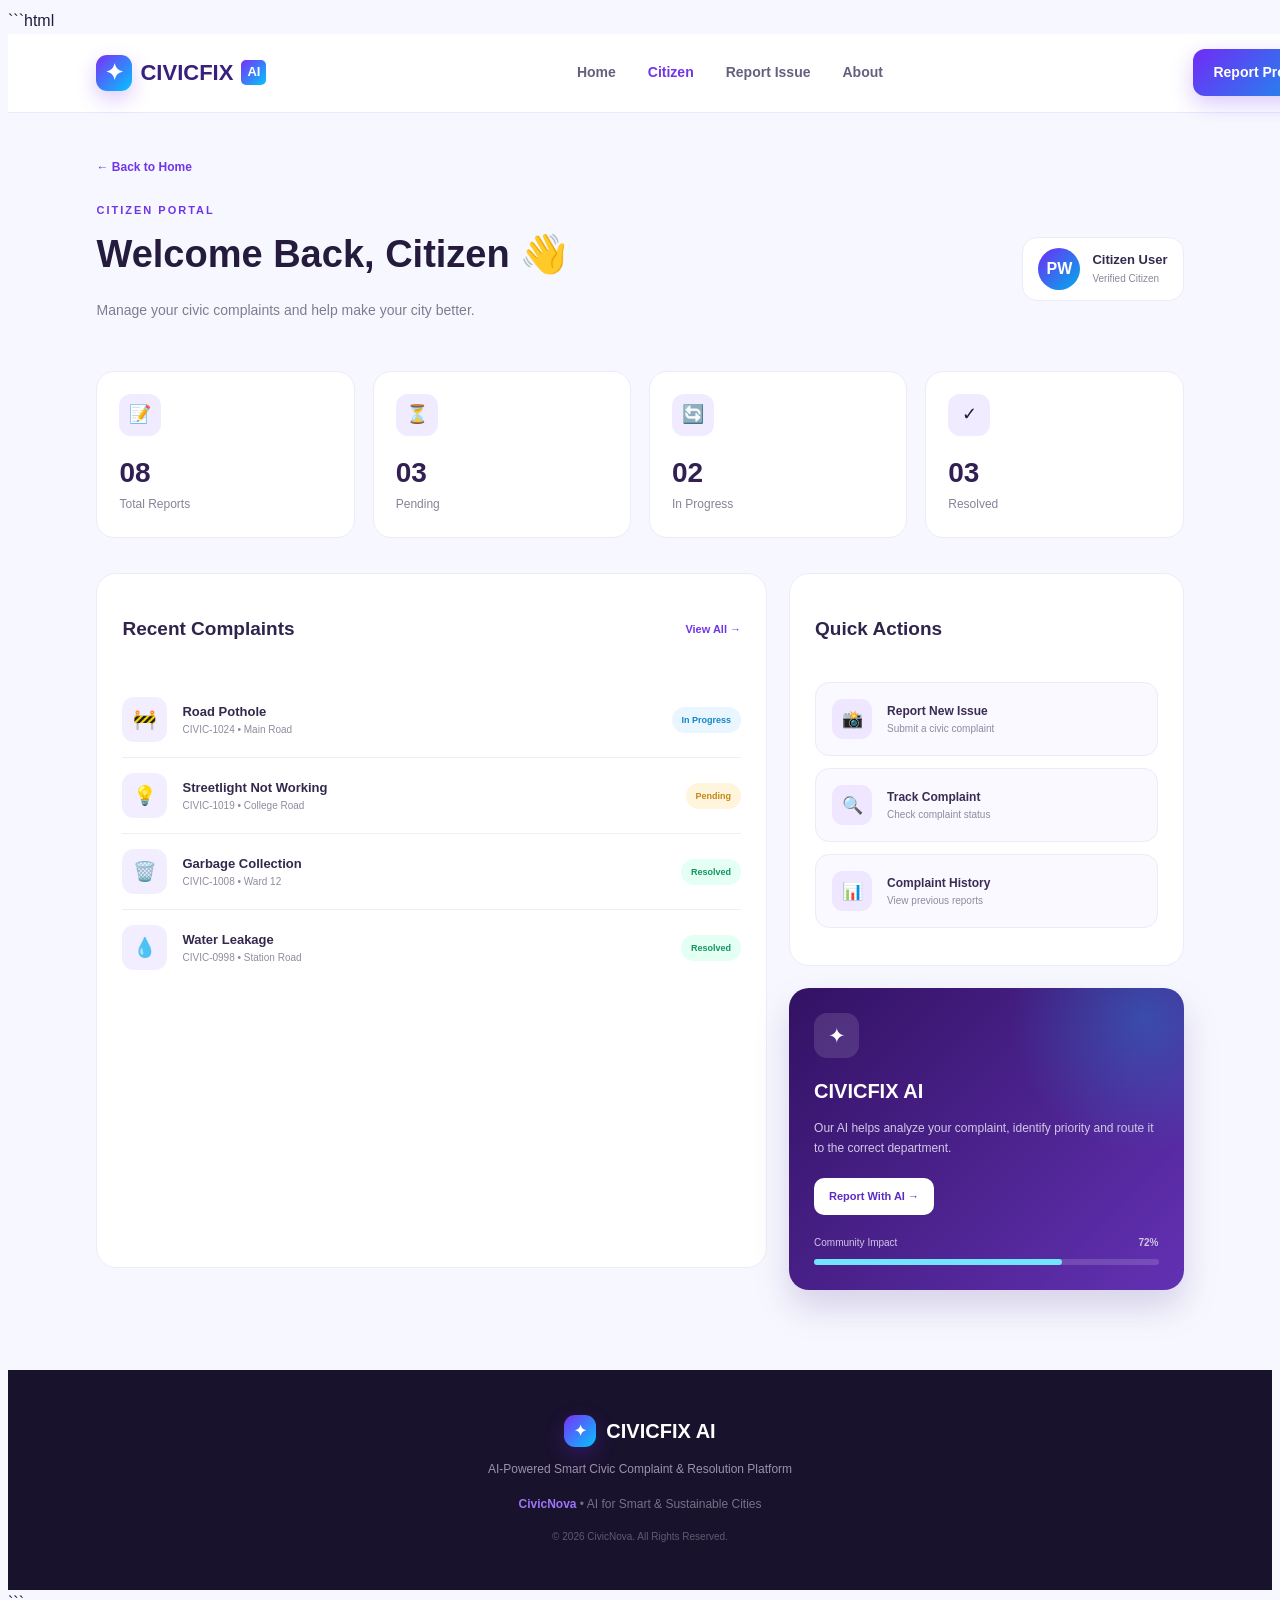
<file: citizen.html>
```html
<!DOCTYPE html>
<html lang="en">

<head>

    <meta charset="UTF-8">

    <meta name="viewport"
          content="width=device-width, initial-scale=1.0">

    <title>CIVICFIX AI | Citizen Dashboard</title>

    <link rel="stylesheet" href="style.css">

    <style>

        /* =========================
           CITIZEN DASHBOARD
        ========================= */

        .dashboard-page {
            min-height: 100vh;
            background: #f7f8ff;
        }

        .dashboard-container {
            width: 86%;
            max-width: 1250px;
            margin: auto;
            padding: 45px 0 80px;
        }

        /* TOP AREA */

        .dashboard-welcome {
            display: flex;
            justify-content: space-between;
            align-items: center;
            gap: 20px;
            margin-bottom: 35px;
        }

        .dashboard-welcome span {
            color: #7135e8;
            font-size: 11px;
            font-weight: 800;
            letter-spacing: 2px;
        }

        .dashboard-welcome h1 {
            font-size: 38px;
            color: #241b3d;
            margin: 5px 0;
        }

        .dashboard-welcome p {
            color: #817b91;
            font-size: 14px;
        }

        /* PROFILE */

        .citizen-profile {
            display: flex;
            align-items: center;
            gap: 12px;

            padding: 10px 15px;

            background: white;
            border: 1px solid #eeeaf7;
            border-radius: 15px;
        }

        .profile-avatar {
            width: 42px;
            height: 42px;

            display: flex;
            align-items: center;
            justify-content: center;

            border-radius: 50%;

            color: white;

            background: linear-gradient(
                135deg,
                #702cf5,
                #00aeea
            );

            font-weight: 800;
        }

        .citizen-profile strong {
            display: block;
            font-size: 13px;
            color: #352b4e;
        }

        .citizen-profile small {
            color: #8c8699;
            font-size: 10px;
        }

        /* STATS */

        .dashboard-stats {
            display: grid;

            grid-template-columns: repeat(4, 1fr);

            gap: 18px;

            margin-bottom: 35px;
        }

        .dashboard-stat {
            background: white;

            padding: 22px;

            border-radius: 18px;

            border: 1px solid #eeeaf7;

            transition: 0.3s;
        }

        .dashboard-stat:hover {
            transform: translateY(-5px);

            box-shadow:
                0 15px 30px rgba(60, 38, 100, 0.08);
        }

        .stat-icon {
            width: 42px;
            height: 42px;

            display: flex;
            align-items: center;
            justify-content: center;

            border-radius: 12px;

            background: #f0ebff;

            font-size: 18px;

            margin-bottom: 15px;
        }

        .dashboard-stat strong {
            display: block;

            font-size: 28px;

            color: #322052;
        }

        .dashboard-stat span {
            color: #898298;

            font-size: 12px;
        }

        /* MAIN GRID */

        .dashboard-grid {
            display: grid;

            grid-template-columns: 1.7fr 1fr;

            gap: 22px;
        }

        /* CARD */

        .dashboard-card {
            background: white;

            border: 1px solid #eeeaf7;

            border-radius: 20px;

            padding: 25px;

            margin-bottom: 22px;
        }

        .card-heading {
            display: flex;

            align-items: center;
            justify-content: space-between;

            margin-bottom: 22px;
        }

        .card-heading h2 {
            font-size: 19px;

            color: #30244d;
        }

        .card-heading a {
            font-size: 11px;

            color: #7135e8;

            font-weight: 700;
        }

        /* COMPLAINT */

        .complaint-item {
            display: flex;

            align-items: center;

            gap: 15px;

            padding: 15px 0;

            border-bottom: 1px solid #f0edf7;
        }

        .complaint-item:last-child {
            border-bottom: none;
        }

        .complaint-icon {
            width: 45px;
            height: 45px;

            flex-shrink: 0;

            display: flex;
            align-items: center;
            justify-content: center;

            border-radius: 12px;

            background: #f2edff;

            font-size: 19px;
        }

        .complaint-info {
            flex: 1;
        }

        .complaint-info strong {
            display: block;

            color: #34294d;

            font-size: 13px;
        }

        .complaint-info small {
            color: #918a9e;

            font-size: 10px;
        }

        /* STATUS */

        .status {
            padding: 6px 10px;

            border-radius: 20px;

            font-size: 9px;

            font-weight: 800;
        }

        .status.pending {
            background: #fff5dd;
            color: #c48718;
        }

        .status.progress {
            background: #e9f5ff;
            color: #1685c5;
        }

        .status.resolved {
            background: #e4fff3;
            color: #159563;
        }

        /* QUICK ACTION */

        .quick-action {
            display: flex;

            align-items: center;

            gap: 15px;

            padding: 16px;

            margin-bottom: 12px;

            border-radius: 14px;

            background: #faf9ff;

            border: 1px solid #eeeaf7;

            transition: 0.3s;
        }

        .quick-action:hover {
            transform: translateX(5px);

            border-color: #cfc0f5;
        }

        .quick-icon {
            width: 40px;
            height: 40px;

            display: flex;
            align-items: center;
            justify-content: center;

            border-radius: 11px;

            background: #eee7ff;

            font-size: 17px;
        }

        .quick-action strong {
            display: block;

            font-size: 12px;

            color: #392d53;
        }

        .quick-action small {
            color: #91899f;

            font-size: 10px;
        }

        /* AI CARD */

        .ai-card {
            padding: 25px;

            border-radius: 20px;

            color: white;

            background:
                radial-gradient(
                    circle at 90% 10%,
                    rgba(0, 198, 255, 0.25),
                    transparent 30%
                ),
                linear-gradient(
                    135deg,
                    #321263,
                    #6331b4
                );

            box-shadow:
                0 18px 35px rgba(71, 35, 128, 0.18);
        }

        .ai-card .ai-symbol {
            width: 45px;
            height: 45px;

            display: flex;
            align-items: center;
            justify-content: center;

            border-radius: 13px;

            background: rgba(255,255,255,0.12);

            font-size: 21px;

            margin-bottom: 17px;
        }

        .ai-card h2 {
            font-size: 20px;

            margin-bottom: 8px;
        }

        .ai-card p {
            color: #d2c9e5;

            font-size: 12px;

            margin-bottom: 20px;
        }

        .ai-card a {
            display: inline-block;

            padding: 10px 15px;

            border-radius: 10px;

            background: white;

            color: #5d2ac3;

            font-size: 11px;

            font-weight: 800;
        }

        /* PROGRESS */

        .progress-box {
            margin-top: 20px;
        }

        .progress-label {
            display: flex;

            justify-content: space-between;

            font-size: 10px;

            color: #d0c6e5;

            margin-bottom: 8px;
        }

        .progress-bar {
            width: 100%;
            height: 6px;

            border-radius: 10px;

            background: rgba(255,255,255,0.15);
        }

        .progress-fill {
            width: 72%;
            height: 100%;

            border-radius: 10px;

            background: #72e4ff;
        }

        /* BACK BUTTON */

        .back-home {
            display: inline-block;

            margin-bottom: 25px;

            font-size: 12px;

            color: #7135e8;

            font-weight: 700;
        }

        /* RESPONSIVE */

        @media (max-width: 900px) {

            .dashboard-stats {
                grid-template-columns: repeat(2, 1fr);
            }

            .dashboard-grid {
                grid-template-columns: 1fr;
            }

            .dashboard-welcome {
                align-items: flex-start;
                flex-direction: column;
            }
        }

        @media (max-width: 550px) {

            .dashboard-container {
                width: 90%;
            }

            .dashboard-stats {
                grid-template-columns: 1fr;
            }

            .dashboard-welcome h1 {
                font-size: 30px;
            }

            .complaint-item {
                align-items: flex-start;
            }

            .status {
                display: none;
            }
        }

    </style>

</head>


<body>


    <!-- NAVIGATION -->

    <header class="navbar">

        <a href="index.html" class="logo">

            <span class="logo-icon">✦</span>

            CIVICFIX
            <small>AI</small>

        </a>


        <nav>

            <a href="index.html">
                Home
            </a>

            <a href="citizen.html" class="active">
                Citizen
            </a>

            <a href="report.html">
                Report Issue
            </a>

            <a href="#">
                About
            </a>

        </nav>


        <a href="report.html" class="nav-btn">

            Report Problem

            <span>↗</span>

        </a>

    </header>



    <!-- DASHBOARD -->

    <main class="dashboard-page">

        <div class="dashboard-container">


            <a href="index.html" class="back-home">
                ← Back to Home
            </a>


            <!-- WELCOME -->

            <div class="dashboard-welcome">

                <div>

                    <span>
                        CITIZEN PORTAL
                    </span>

                    <h1>
                        Welcome Back, Citizen 👋
                    </h1>

                    <p>
                        Manage your civic complaints and
                        help make your city better.
                    </p>

                </div>


                <div class="citizen-profile">

                    <div class="profile-avatar">
                        PW
                    </div>

                    <div>

                        <strong>
                            Citizen User
                        </strong>

                        <small>
                            Verified Citizen
                        </small>

                    </div>

                </div>

            </div>



            <!-- STATISTICS -->

            <section class="dashboard-stats">


                <div class="dashboard-stat">

                    <div class="stat-icon">
                        📝
                    </div>

                    <strong>
                        08
                    </strong>

                    <span>
                        Total Reports
                    </span>

                </div>


                <div class="dashboard-stat">

                    <div class="stat-icon">
                        ⏳
                    </div>

                    <strong>
                        03
                    </strong>

                    <span>
                        Pending
                    </span>

                </div>


                <div class="dashboard-stat">

                    <div class="stat-icon">
                        🔄
                    </div>

                    <strong>
                        02
                    </strong>

                    <span>
                        In Progress
                    </span>

                </div>


                <div class="dashboard-stat">

                    <div class="stat-icon">
                        ✓
                    </div>

                    <strong>
                        03
                    </strong>

                    <span>
                        Resolved
                    </span>

                </div>


            </section>



            <!-- MAIN GRID -->

            <div class="dashboard-grid">


                <!-- RECENT COMPLAINTS -->

                <section class="dashboard-card">

                    <div class="card-heading">

                        <h2>
                            Recent Complaints
                        </h2>

                        <a href="#">
                            View All →
                        </a>

                    </div>


                    <!-- COMPLAINT 1 -->

                    <div class="complaint-item">

                        <div class="complaint-icon">
                            🚧
                        </div>

                        <div class="complaint-info">

                            <strong>
                                Road Pothole
                            </strong>

                            <small>
                                CIVIC-1024 • Main Road
                            </small>

                        </div>

                        <span class="status progress">
                            In Progress
                        </span>

                    </div>


                    <!-- COMPLAINT 2 -->

                    <div class="complaint-item">

                        <div class="complaint-icon">
                            💡
                        </div>

                        <div class="complaint-info">

                            <strong>
                                Streetlight Not Working
                            </strong>

                            <small>
                                CIVIC-1019 • College Road
                            </small>

                        </div>

                        <span class="status pending">
                            Pending
                        </span>

                    </div>


                    <!-- COMPLAINT 3 -->

                    <div class="complaint-item">

                        <div class="complaint-icon">
                            🗑️
                        </div>

                        <div class="complaint-info">

                            <strong>
                                Garbage Collection
                            </strong>

                            <small>
                                CIVIC-1008 • Ward 12
                            </small>

                        </div>

                        <span class="status resolved">
                            Resolved
                        </span>

                    </div>


                    <!-- COMPLAINT 4 -->

                    <div class="complaint-item">

                        <div class="complaint-icon">
                            💧
                        </div>

                        <div class="complaint-info">

                            <strong>
                                Water Leakage
                            </strong>

                            <small>
                                CIVIC-0998 • Station Road
                            </small>

                        </div>

                        <span class="status resolved">
                            Resolved
                        </span>

                    </div>


                </section>



                <!-- RIGHT SIDE -->

                <aside>


                    <!-- QUICK ACTIONS -->

                    <section class="dashboard-card">

                        <div class="card-heading">

                            <h2>
                                Quick Actions
                            </h2>

                        </div>


                        <a href="report.html"
                           class="quick-action">

                            <div class="quick-icon">
                                📸
                            </div>

                            <div>

                                <strong>
                                    Report New Issue
                                </strong>

                                <small>
                                    Submit a civic complaint
                                </small>

                            </div>

                        </a>


                        <a href="#"
                           class="quick-action">

                            <div class="quick-icon">
                                🔍
                            </div>

                            <div>

                                <strong>
                                    Track Complaint
                                </strong>

                                <small>
                                    Check complaint status
                                </small>

                            </div>

                        </a>


                        <a href="#"
                           class="quick-action">

                            <div class="quick-icon">
                                📊
                            </div>

                            <div>

                                <strong>
                                    Complaint History
                                </strong>

                                <small>
                                    View previous reports
                                </small>

                            </div>

                        </a>

                    </section>



                    <!-- AI CARD -->

                    <section class="ai-card">

                        <div class="ai-symbol">
                            ✦
                        </div>

                        <h2>
                            CIVICFIX AI
                        </h2>

                        <p>
                            Our AI helps analyze your complaint,
                            identify priority and route it to
                            the correct department.
                        </p>


                        <a href="report.html">
                            Report With AI →
                        </a>


                        <div class="progress-box">

                            <div class="progress-label">

                                <span>
                                    Community Impact
                                </span>

                                <strong>
                                    72%
                                </strong>

                            </div>

                            <div class="progress-bar">

                                <div class="progress-fill">
                                </div>

                            </div>

                        </div>

                    </section>


                </aside>


            </div>


        </div>

    </main>



    <!-- FOOTER -->

    <footer>

        <div class="footer-brand">

            <span class="logo-icon">
                ✦
            </span>

            CIVICFIX AI

        </div>

        <p>
            AI-Powered Smart Civic Complaint &
            Resolution Platform
        </p>

        <div class="footer-team">

            <strong>
                CivicNova
            </strong>

            <span>
                • AI for Smart & Sustainable Cities
            </span>

        </div>

        <small>
            © 2026 CivicNova. All Rights Reserved.
        </small>

    </footer>


</body>

</html>
```
</file>
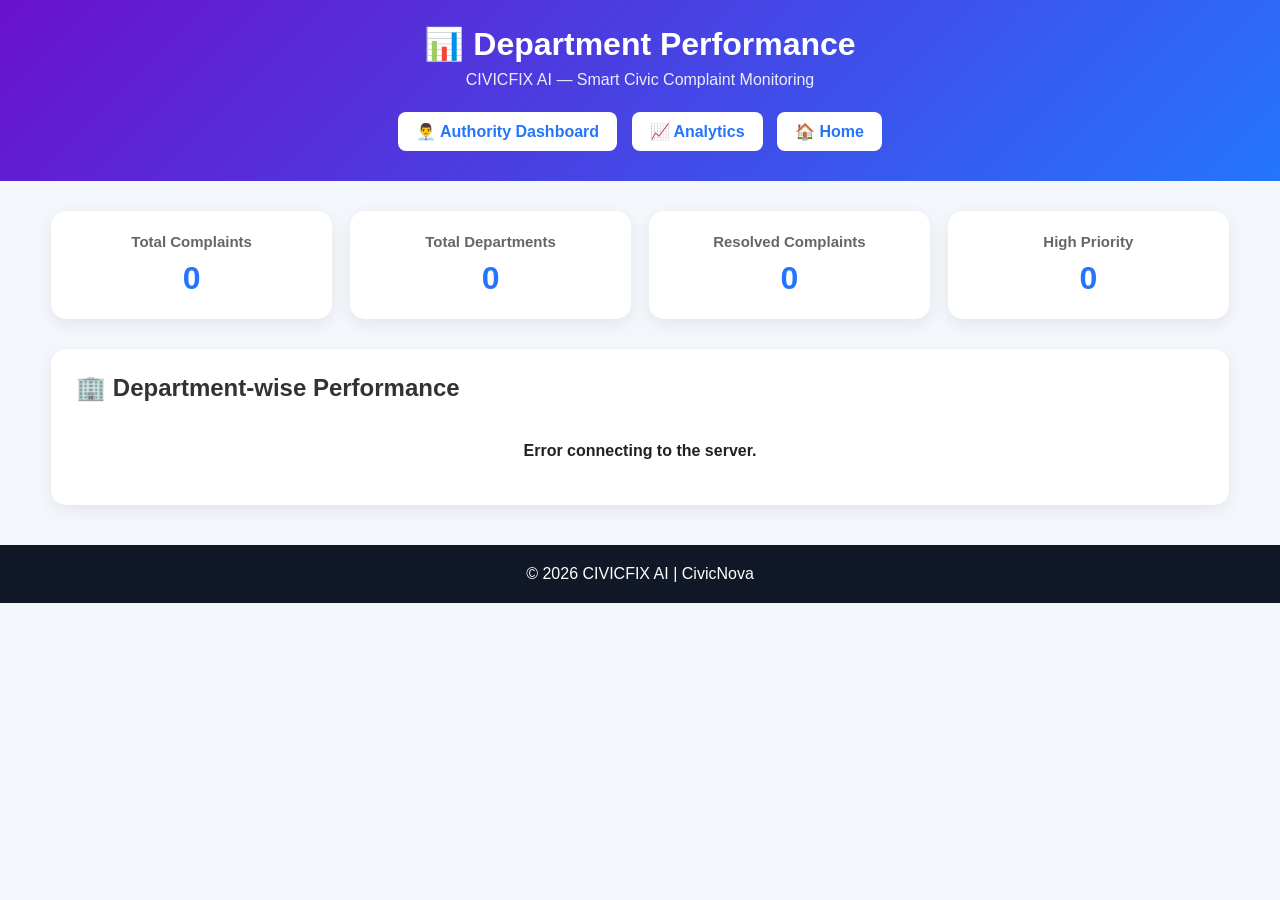
<file: department_performance.html>
<!DOCTYPE html>
<html lang="en">
<head>
    <meta charset="UTF-8">
    <meta name="viewport" content="width=device-width, initial-scale=1.0">

    <title>Department Performance | CIVICFIX AI</title>

    <style>
        * {
            box-sizing: border-box;
            margin: 0;
            padding: 0;
        }

        body {
            font-family: Arial, sans-serif;
            background: #f4f7fb;
            color: #222;
        }

        header {
            background: linear-gradient(135deg, #6a11cb, #2575fc);
            color: white;
            padding: 25px;
            text-align: center;
        }

        header h1 {
            margin-bottom: 8px;
        }

        header p {
            opacity: 0.9;
        }

        .top-buttons {
            margin-top: 18px;
        }

        .top-buttons a {
            display: inline-block;
            text-decoration: none;
            background: white;
            color: #2575fc;
            padding: 10px 18px;
            border-radius: 8px;
            margin: 5px;
            font-weight: bold;
        }

        .container {
            width: 92%;
            max-width: 1200px;
            margin: 30px auto;
        }

        .summary {
            display: grid;
            grid-template-columns: repeat(4, 1fr);
            gap: 18px;
            margin-bottom: 30px;
        }

        .summary-card {
            background: white;
            padding: 22px;
            border-radius: 15px;
            text-align: center;
            box-shadow: 0 5px 18px rgba(0,0,0,0.08);
        }

        .summary-card h3 {
            color: #666;
            font-size: 15px;
            margin-bottom: 10px;
        }

        .summary-card .number {
            font-size: 32px;
            font-weight: bold;
            color: #2575fc;
        }

        .table-card {
            background: white;
            padding: 25px;
            border-radius: 15px;
            box-shadow: 0 5px 18px rgba(0,0,0,0.08);
            overflow-x: auto;
        }

        .table-card h2 {
            color: #333;
            margin-bottom: 20px;
        }

        table {
            width: 100%;
            border-collapse: collapse;
            min-width: 750px;
        }

        th {
            background: #2575fc;
            color: white;
            padding: 14px;
            text-align: center;
        }

        td {
            padding: 14px;
            text-align: center;
            border-bottom: 1px solid #eee;
        }

        tr:hover {
            background: #f5f8ff;
        }

        .department {
            font-weight: bold;
            text-align: left;
        }

        .total {
            font-weight: bold;
            color: #2575fc;
        }

        .resolved {
            color: #16a34a;
            font-weight: bold;
        }

        .pending {
            color: #d97706;
            font-weight: bold;
        }

        .high {
            color: #dc2626;
            font-weight: bold;
        }

        .status-message {
            text-align: center;
            padding: 20px;
            font-weight: bold;
        }

        footer {
            margin-top: 40px;
            background: #111827;
            color: white;
            text-align: center;
            padding: 20px;
        }

        @media (max-width: 800px) {

            .summary {
                grid-template-columns: repeat(2, 1fr);
            }

        }

        @media (max-width: 500px) {

            .summary {
                grid-template-columns: 1fr;
            }

            header h1 {
                font-size: 24px;
            }

            .container {
                width: 95%;
            }

        }
    </style>
</head>

<body>

<header>

    <h1>📊 Department Performance</h1>

    <p>
        CIVICFIX AI — Smart Civic Complaint Monitoring
    </p>

    <div class="top-buttons">

        <a href="admin.html">👨‍💼 Authority Dashboard</a>

        <a href="analytics.html">📈 Analytics</a>

        <a href="index.html">🏠 Home</a>

    </div>

</header>


<div class="container">

    <!-- SUMMARY CARDS -->

    <div class="summary">

        <div class="summary-card">

            <h3>Total Complaints</h3>

            <div class="number" id="totalComplaints">
                0
            </div>

        </div>


        <div class="summary-card">

            <h3>Total Departments</h3>

            <div class="number" id="totalDepartments">
                0
            </div>

        </div>


        <div class="summary-card">

            <h3>Resolved Complaints</h3>

            <div class="number" id="totalResolved">
                0
            </div>

        </div>


        <div class="summary-card">

            <h3>High Priority</h3>

            <div class="number" id="totalHigh">
                0
            </div>

        </div>

    </div>


    <!-- PERFORMANCE TABLE -->

    <div class="table-card">

        <h2>🏢 Department-wise Performance</h2>

        <div id="statusMessage" class="status-message">
            Loading department data...
        </div>

        <table id="departmentTable" style="display:none;">

            <thead>

                <tr>

                    <th>Department</th>

                    <th>Total Complaints</th>

                    <th>Resolved</th>

                    <th>Pending</th>

                    <th>High Priority</th>

                </tr>

            </thead>

            <tbody id="departmentBody">

            </tbody>

        </table>

    </div>

</div>


<footer>

    <p>
        © 2026 CIVICFIX AI | CivicNova
    </p>

</footer>


<script>

async function loadDepartmentPerformance() {

    const statusMessage =
        document.getElementById("statusMessage");

    const table =
        document.getElementById("departmentTable");

    const body =
        document.getElementById("departmentBody");

    try {

        const response =
            await fetch("department_performance.php");

        const data =
            await response.json();

        if (!data.success) {

            statusMessage.textContent =
                "Unable to load department data.";

            return;
        }

        const departments =
            data.departments || [];

        body.innerHTML = "";

        let totalComplaints = 0;
        let totalResolved = 0;
        let totalHigh = 0;

        departments.forEach(function(department) {

            totalComplaints +=
                department.total;

            totalResolved +=
                department.resolved;

            totalHigh +=
                department.high_priority;


            const row =
                document.createElement("tr");

            row.innerHTML = `

                <td class="department">
                    ${escapeHTML(department.department)}
                </td>

                <td class="total">
                    ${department.total}
                </td>

                <td class="resolved">
                    ${department.resolved}
                </td>

                <td class="pending">
                    ${department.pending}
                </td>

                <td class="high">
                    ${department.high_priority}
                </td>

            `;

            body.appendChild(row);

        });


        document.getElementById("totalComplaints")
            .textContent = totalComplaints;

        document.getElementById("totalDepartments")
            .textContent = departments.length;

        document.getElementById("totalResolved")
            .textContent = totalResolved;

        document.getElementById("totalHigh")
            .textContent = totalHigh;


        statusMessage.style.display = "none";

        table.style.display = "table";


    } catch (error) {

        console.error(error);

        statusMessage.textContent =
            "Error connecting to the server.";

    }

}


function escapeHTML(value) {

    return String(value)
        .replace(/&/g, "&amp;")
        .replace(/</g, "&lt;")
        .replace(/>/g, "&gt;")
        .replace(/"/g, "&quot;")
        .replace(/'/g, "&#039;");

}


loadDepartmentPerformance();

</script>

</body>
</html>
</file>
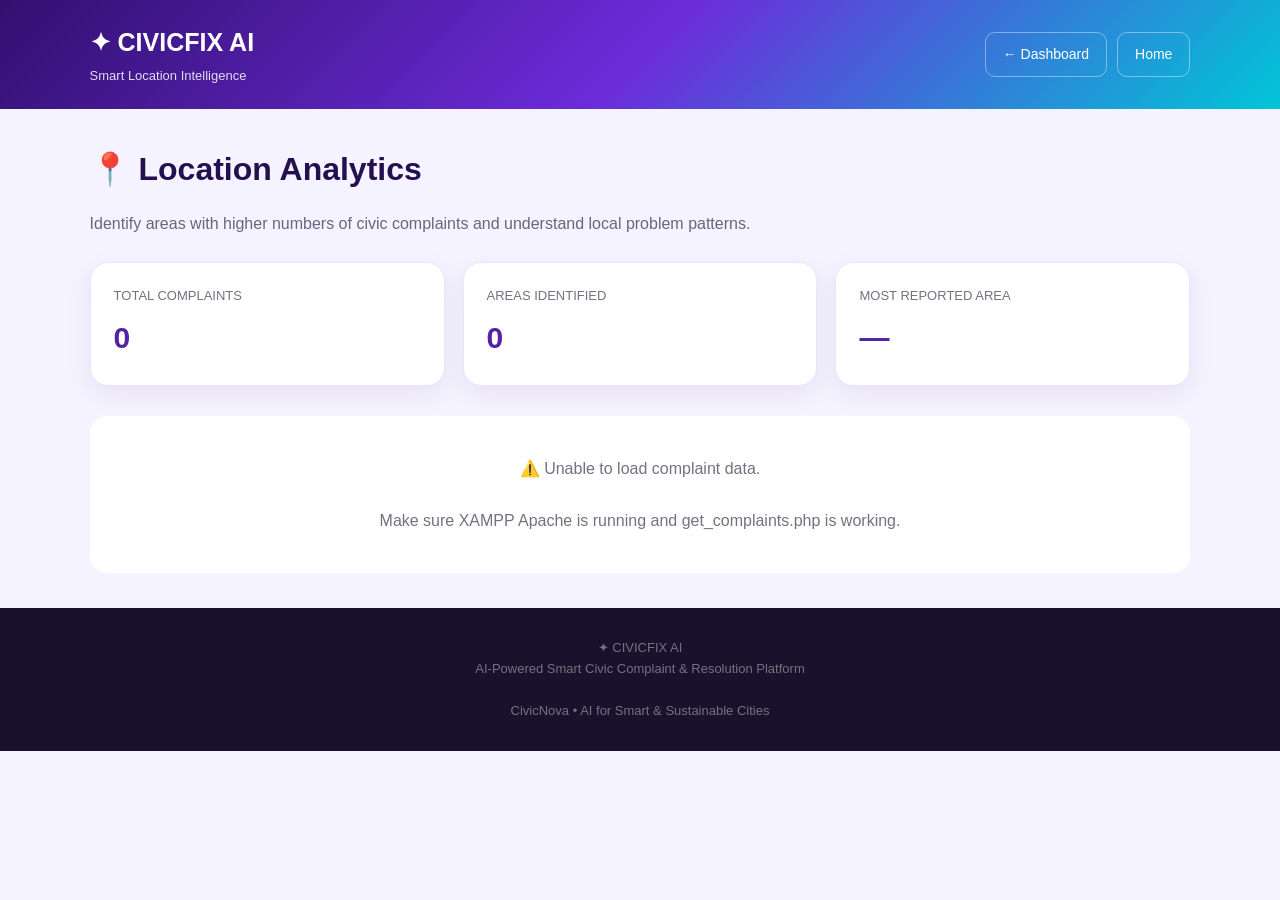
<file: location_analytics.html>
<!DOCTYPE html>
<html lang="en">

<head>

    <meta charset="UTF-8">

    <meta name="viewport"
          content="width=device-width, initial-scale=1.0">

    <title>CIVICFIX AI | Location Analytics</title>

    <link rel="stylesheet" href="style.css">

    <style>

        /* =====================================
           PAGE
        ===================================== */

        body {
            margin: 0;
            font-family: Arial, sans-serif;
            background: #f5f3ff;
            color: #24104f;
        }


        /* =====================================
           HEADER
        ===================================== */

        .location-header {
            background:
                linear-gradient(
                    135deg,
                    #32106f,
                    #6c2bd9,
                    #00c6d7
                );

            color: white;
            padding: 22px 7%;

            display: flex;
            justify-content: space-between;
            align-items: center;

            flex-wrap: wrap;
            gap: 15px;
        }

        .location-logo {
            font-size: 25px;
            font-weight: bold;
        }

        .location-subtitle {
            font-size: 13px;
            opacity: 0.85;
            margin-top: 4px;
        }


        /* =====================================
           BUTTONS
        ===================================== */

        .top-buttons {
            display: flex;
            gap: 10px;
        }

        .top-buttons a {
            text-decoration: none;
            color: white;

            padding: 10px 17px;

            border: 1px solid
                rgba(255,255,255,0.4);

            border-radius: 10px;

            font-size: 14px;
        }

        .top-buttons a:hover {
            background: rgba(255,255,255,0.15);
        }


        /* =====================================
           MAIN
        ===================================== */

        .location-container {
            width: 86%;
            max-width: 1200px;

            margin: 35px auto;
        }


        .page-title {
            margin-bottom: 25px;
        }

        .page-title h1 {
            margin-bottom: 8px;
            font-size: 32px;
        }

        .page-title p {
            color: #6b6380;
        }


        /* =====================================
           STAT CARDS
        ===================================== */

        .location-stats {
            display: grid;

            grid-template-columns:
                repeat(3, 1fr);

            gap: 18px;

            margin-bottom: 30px;
        }

        .location-stat-card {
            background: white;

            padding: 23px;

            border-radius: 18px;

            box-shadow:
                0 8px 25px
                rgba(61, 27, 112, 0.08);

            border: 1px solid #ebe4fa;
        }

        .location-stat-card span {
            display: block;
            font-size: 13px;
            color: #777080;
            margin-bottom: 8px;
        }

        .location-stat-card strong {
            font-size: 30px;
            color: #5422a3;
        }


        /* =====================================
           LOCATION CARDS
        ===================================== */

        .location-list {
            display: grid;

            grid-template-columns:
                repeat(2, 1fr);

            gap: 20px;
        }


        .area-card {
            background: white;

            border-radius: 20px;

            padding: 23px;

            box-shadow:
                0 8px 25px
                rgba(61, 27, 112, 0.08);

            border: 1px solid #ebe4fa;

            transition: 0.3s;
        }

        .area-card:hover {
            transform: translateY(-4px);

            box-shadow:
                0 14px 35px
                rgba(61, 27, 112, 0.14);
        }


        .area-top {
            display: flex;

            justify-content:
                space-between;

            align-items: center;

            margin-bottom: 18px;
        }


        .area-name {
            font-size: 20px;
            font-weight: bold;
        }


        .complaint-count {
            background:
                linear-gradient(
                    135deg,
                    #6c2bd9,
                    #00aebe
                );

            color: white;

            padding: 7px 13px;

            border-radius: 20px;

            font-size: 13px;

            font-weight: bold;
        }


        /* =====================================
           PROGRESS BAR
        ===================================== */

        .progress-label {
            display: flex;

            justify-content:
                space-between;

            font-size: 12px;

            color: #777080;

            margin-bottom: 7px;
        }


        .progress {
            height: 9px;

            background: #eeeafa;

            border-radius: 20px;

            overflow: hidden;
        }


        .progress-fill {
            height: 100%;

            background:
                linear-gradient(
                    90deg,
                    #6c2bd9,
                    #00c6d7
                );

            border-radius: 20px;
        }


        /* =====================================
           CATEGORY INFO
        ===================================== */

        .area-details {
            display: flex;

            flex-wrap: wrap;

            gap: 8px;

            margin-top: 18px;
        }


        .category-tag {
            background: #f2edff;

            color: #5b28a9;

            padding: 7px 10px;

            border-radius: 8px;

            font-size: 12px;
        }


        /* =====================================
           EMPTY / LOADING
        ===================================== */

        .loading {
            background: white;

            padding: 40px;

            text-align: center;

            border-radius: 18px;

            color: #777080;
        }


        .no-data {
            background: white;

            padding: 40px;

            text-align: center;

            border-radius: 18px;

            color: #777080;
        }


        /* =====================================
           FOOTER
        ===================================== */

        .location-footer {
            text-align: center;

            padding: 30px;

            color: #777080;

            font-size: 13px;
        }


        /* =====================================
           RESPONSIVE
        ===================================== */

        @media (max-width: 800px) {

            .location-stats {
                grid-template-columns: 1fr;
            }

            .location-list {
                grid-template-columns: 1fr;
            }

        }


        @media (max-width: 500px) {

            .location-header {
                padding: 20px;
            }

            .location-container {
                width: 92%;
            }

            .page-title h1 {
                font-size: 26px;
            }

        }

    </style>

</head>


<body>


<!-- ==========================================
     HEADER
========================================== -->

<header class="location-header">

    <div>

        <div class="location-logo">
            ✦ CIVICFIX AI
        </div>

        <div class="location-subtitle">
            Smart Location Intelligence
        </div>

    </div>


    <div class="top-buttons">

        <a href="admin.html">
            ← Dashboard
        </a>

        <a href="index.html">
            Home
        </a>

    </div>

</header>



<!-- ==========================================
     MAIN
========================================== -->

<main class="location-container">


    <div class="page-title">

        <h1>
            📍 Location Analytics
        </h1>

        <p>
            Identify areas with higher numbers of civic complaints
            and understand local problem patterns.
        </p>

    </div>



    <!-- ======================================
         STATISTICS
    ======================================= -->

    <div class="location-stats">


        <div class="location-stat-card">

            <span>
                TOTAL COMPLAINTS
            </span>

            <strong id="totalComplaints">
                0
            </strong>

        </div>


        <div class="location-stat-card">

            <span>
                AREAS IDENTIFIED
            </span>

            <strong id="totalAreas">
                0
            </strong>

        </div>


        <div class="location-stat-card">

            <span>
                MOST REPORTED AREA
            </span>

            <strong id="topArea">
                —
            </strong>

        </div>


    </div>



    <!-- ======================================
         LOCATION LIST
    ======================================= -->

    <div id="locationList">

        <div class="loading">
            🤖 Analyzing complaint locations...
        </div>

    </div>


</main>



<!-- ==========================================
     FOOTER
========================================== -->

<footer class="location-footer">

    ✦ CIVICFIX AI
    <br>

    AI-Powered Smart Civic Complaint &
    Resolution Platform

    <br><br>

    CivicNova • AI for Smart & Sustainable Cities

</footer>



<!-- ==========================================
     JAVASCRIPT
========================================== -->

<script>

async function loadLocationAnalytics() {

    try {

        const response =
            await fetch("get_complaints.php");


        const complaints =
            await response.json();


        console.log(
            "Complaints:",
            complaints
        );


        // ======================================
        // CHECK DATA
        // ======================================

        if (
            !Array.isArray(complaints) ||
            complaints.length === 0
        ) {

            document.getElementById(
                "locationList"
            ).innerHTML = `

                <div class="no-data">

                    📍 No complaint data available yet.

                </div>

            `;

            return;

        }


        // ======================================
        // GROUP BY LOCATION
        // ======================================

        const locations = {};


        complaints.forEach(function(complaint) {

            const location =
                (complaint.location || "Unknown")
                .trim();


            if (!locations[location]) {

                locations[location] = {

                    count: 0,

                    categories: {}

                };

            }


            locations[location].count++;


            const category =
                complaint.category || "Other";


            if (
                !locations[location]
                    .categories[category]
            ) {

                locations[location]
                    .categories[category] = 0;

            }


            locations[location]
                .categories[category]++;

        });


        // ======================================
        // SORT LOCATIONS
        // ======================================

        const sortedLocations =
            Object.entries(locations)
                .sort(
                    (a, b) =>
                        b[1].count -
                        a[1].count
                );


        // ======================================
        // UPDATE STATISTICS
        // ======================================

        document.getElementById(
            "totalComplaints"
        ).textContent =
            complaints.length;


        document.getElementById(
            "totalAreas"
        ).textContent =
            sortedLocations.length;


        document.getElementById(
            "topArea"
        ).textContent =
            sortedLocations[0][0];


        // ======================================
        // FIND MAX
        // ======================================

        const maxCount =
            sortedLocations[0][1].count;


        // ======================================
        // CREATE LOCATION CARDS
        // ======================================

        let html = "";


        sortedLocations.forEach(
            function(item) {

                const location =
                    item[0];

                const data =
                    item[1];


                const percentage =
                    Math.round(
                        (data.count /
                            maxCount) * 100
                    );


                // Category tags

                let categoryHTML = "";


                Object.entries(
                    data.categories
                ).forEach(
                    function(categoryItem) {

                        categoryHTML += `

                            <span class="category-tag">

                                ${categoryItem[0]}
                                (${categoryItem[1]})

                            </span>

                        `;

                    }
                );


                html += `

                    <div class="area-card">


                        <div class="area-top">

                            <div class="area-name">

                                📍 ${location}

                            </div>


                            <div class="complaint-count">

                                ${data.count}
                                Complaint${data.count > 1 ? "s" : ""}

                            </div>

                        </div>


                        <div class="progress-label">

                            <span>
                                Complaint Activity
                            </span>

                            <span>
                                ${percentage}%
                            </span>

                        </div>


                        <div class="progress">

                            <div
                                class="progress-fill"
                                style="width:${percentage}%"
                            ></div>

                        </div>


                        <div class="area-details">

                            ${categoryHTML}

                        </div>


                    </div>

                `;

            }
        );


        document.getElementById(
            "locationList"
        ).innerHTML = html;


    }
    catch (error) {

        console.error(
            "Location Analytics Error:",
            error
        );


        document.getElementById(
            "locationList"
        ).innerHTML = `

            <div class="no-data">

                ⚠️ Unable to load complaint data.

                <br><br>

                Make sure XAMPP Apache is running
                and get_complaints.php is working.

            </div>

        `;

    }

}


// Load analytics
loadLocationAnalytics();

</script>


</body>

</html>
</file>
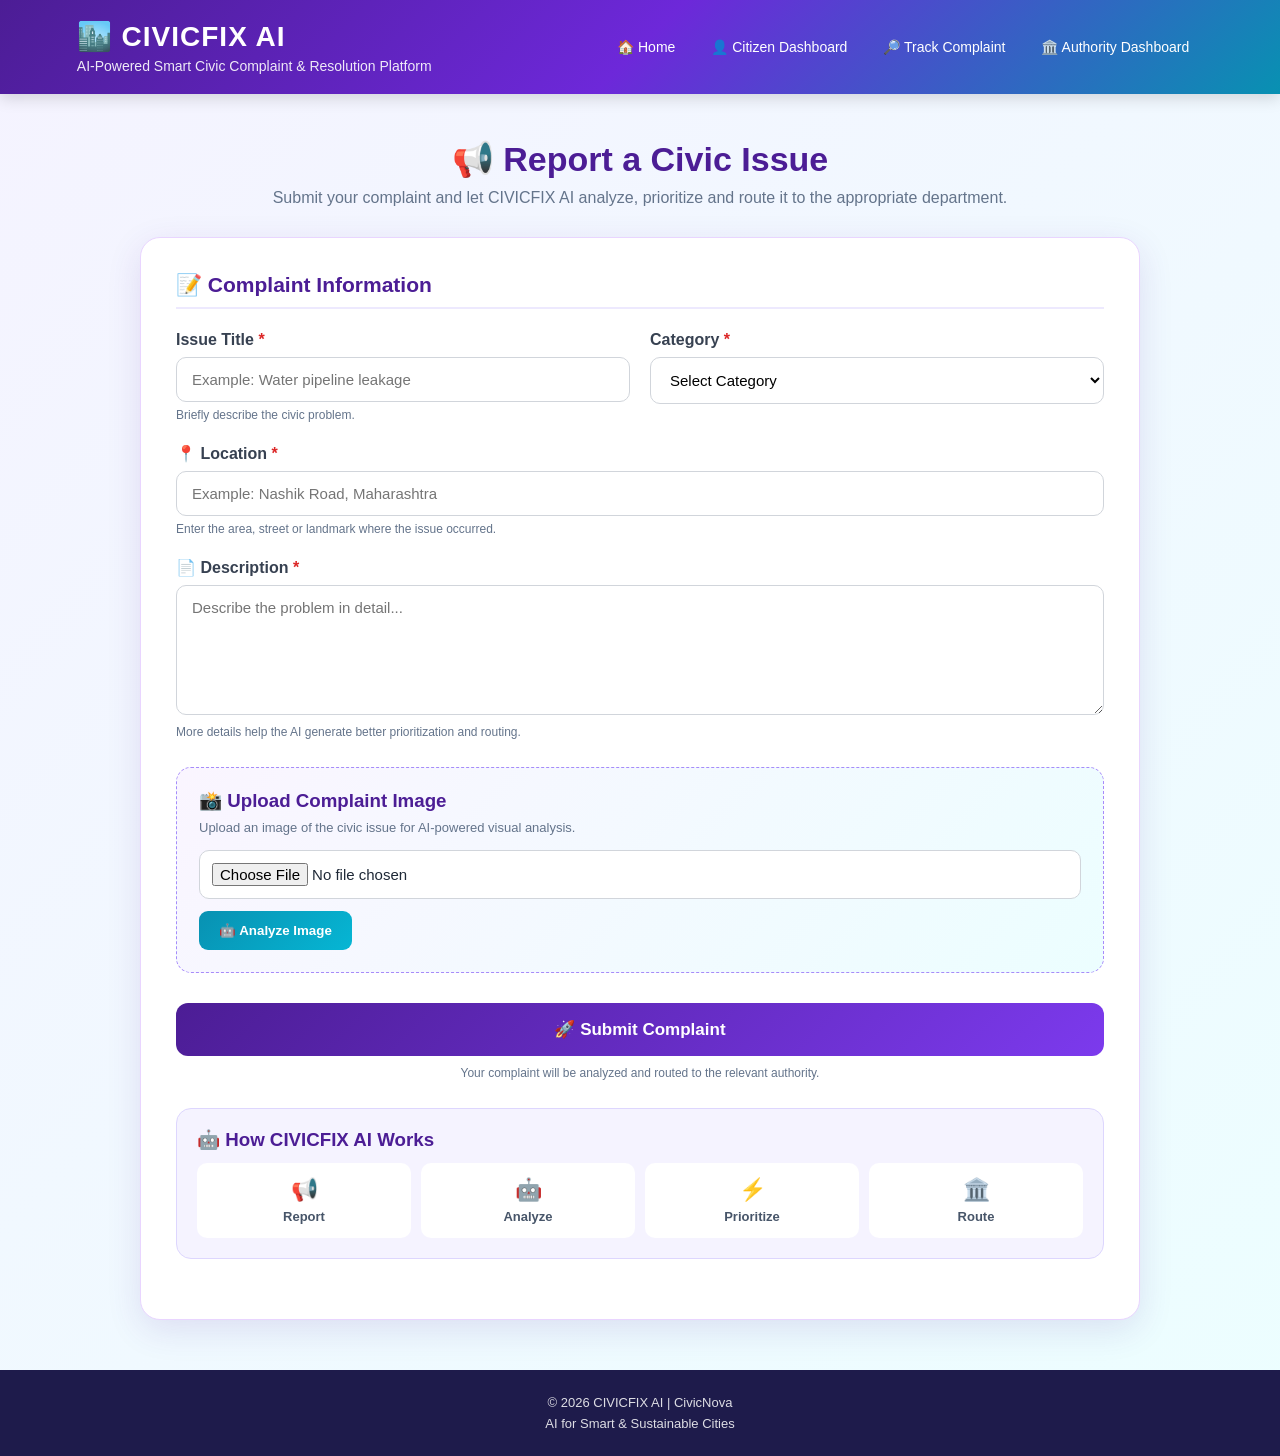
<file: report.html>
<!DOCTYPE html>
<html lang="en">

<head>

    <meta charset="UTF-8">

    <meta name="viewport" content="width=device-width, initial-scale=1.0">

    <title>CIVICFIX AI | Report Civic Issue</title>

    <style>

        * {
            margin: 0;
            padding: 0;
            box-sizing: border-box;
            font-family: "Segoe UI", Arial, sans-serif;
        }

        body {
            background: linear-gradient(135deg, #f5f3ff, #ecfeff);
            color: #1f2937;
            min-height: 100vh;
        }

        /* ================= HEADER ================= */

        header {
            background: linear-gradient(135deg, #4c1d95, #6d28d9, #0891b2);
            color: white;
            padding: 20px 6%;
            display: flex;
            justify-content: space-between;
            align-items: center;
            gap: 20px;
            box-shadow: 0 4px 15px rgba(0, 0, 0, 0.15);
        }

        .logo-area h1 {
            font-size: 28px;
            letter-spacing: 1px;
        }

        .logo-area p {
            margin-top: 5px;
            font-size: 14px;
            opacity: 0.9;
        }

        /* ================= NAVIGATION ================= */

        nav {
            display: flex;
            flex-wrap: wrap;
            gap: 8px;
            justify-content: center;
        }

        nav a {
            color: white;
            text-decoration: none;
            padding: 9px 14px;
            border-radius: 8px;
            font-size: 14px;
            transition: 0.3s;
        }

        nav a:hover {
            background: rgba(255, 255, 255, 0.2);
        }

        nav a.active {
            background: rgba(255, 255, 255, 0.25);
            font-weight: bold;
        }

        /* ================= MAIN ================= */

        main {
            width: 92%;
            max-width: 1000px;
            margin: 45px auto;
        }

        .page-heading {
            text-align: center;
            margin-bottom: 30px;
        }

        .page-heading h2 {
            font-size: 34px;
            color: #4c1d95;
            margin-bottom: 10px;
        }

        .page-heading p {
            color: #64748b;
            font-size: 16px;
        }

        /* ================= FORM CARD ================= */

        .form-card {
            background: white;
            border-radius: 20px;
            padding: 35px;
            box-shadow: 0 10px 35px rgba(76, 29, 149, 0.12);
            border: 1px solid #e9d5ff;
        }

        .section-title {
            color: #4c1d95;
            font-size: 21px;
            margin-bottom: 22px;
            padding-bottom: 10px;
            border-bottom: 2px solid #ede9fe;
        }

        /* ================= FORM ================= */

        .form-group {
            margin-bottom: 22px;
        }

        .form-row {
            display: grid;
            grid-template-columns: 1fr 1fr;
            gap: 20px;
        }

        label {
            display: block;
            margin-bottom: 8px;
            font-weight: 600;
            color: #374151;
        }

        .required {
            color: #dc2626;
        }

        input,
        select,
        textarea {
            width: 100%;
            padding: 13px 15px;
            border: 1px solid #d1d5db;
            border-radius: 10px;
            font-size: 15px;
            outline: none;
            background: white;
            transition: 0.3s;
        }

        input:focus,
        select:focus,
        textarea:focus {
            border-color: #7c3aed;
            box-shadow: 0 0 0 3px rgba(124, 58, 237, 0.1);
        }

        textarea {
            min-height: 130px;
            resize: vertical;
        }

        .input-help {
            margin-top: 6px;
            color: #64748b;
            font-size: 12px;
        }

        /* ================= IMAGE SECTION ================= */

        .image-section {
            margin-top: 28px;
            padding: 22px;
            border-radius: 15px;
            background: linear-gradient(135deg, #faf5ff, #ecfeff);
            border: 1px dashed #a78bfa;
        }

        .image-section h3 {
            color: #4c1d95;
            margin-bottom: 8px;
        }

        .image-section p {
            color: #64748b;
            font-size: 13px;
            margin-bottom: 15px;
        }

        .image-upload {
            display: flex;
            flex-direction: column;
            gap: 12px;
        }

        input[type="file"] {
            padding: 12px;
            background: white;
            cursor: pointer;
        }

        /* ================= IMAGE PREVIEW ================= */

        #imagePreview {
            display: none;
            max-width: 300px;
            max-height: 220px;
            margin-top: 10px;
            border-radius: 12px;
            border: 2px solid #ddd6fe;
            object-fit: cover;
        }

        /* ================= ANALYZE BUTTON ================= */

        .analyze-btn {
            background: linear-gradient(135deg, #0891b2, #06b6d4);
            color: white;
            border: none;
            padding: 12px 20px;
            border-radius: 9px;
            font-weight: 600;
            cursor: pointer;
            transition: 0.3s;
            width: fit-content;
        }

        .analyze-btn:hover {
            transform: translateY(-2px);
            box-shadow: 0 5px 15px rgba(8, 145, 178, 0.3);
        }

        .analyze-btn:disabled {
            opacity: 0.7;
            cursor: not-allowed;
            transform: none;
        }

        /* ================= AI IMAGE RESULT ================= */

        .ai-image-box {
            margin-top: 18px;
            padding: 20px;
            background: white;
            border-radius: 12px;
            border-left: 5px solid #0891b2;
            box-shadow: 0 3px 12px rgba(0, 0, 0, 0.06);
        }

        .ai-image-box h4 {
            color: #0e7490;
            margin-bottom: 12px;
            font-size: 18px;
        }

        #imageAnalysisResult {
            color: #475569;
            line-height: 1.7;
            font-size: 14px;
        }

        .analysis-success {
            color: #166534;
        }

        .analysis-error {
            color: #b91c1c;
        }

        .analysis-loading {
            color: #0e7490;
        }

        /* ================= SUBMIT ================= */

        .submit-area {
            margin-top: 30px;
            text-align: center;
        }

        .submit-btn {
            width: 100%;
            border: none;
            padding: 16px;
            border-radius: 12px;
            background: linear-gradient(135deg, #4c1d95, #7c3aed);
            color: white;
            font-size: 17px;
            font-weight: bold;
            cursor: pointer;
            transition: 0.3s;
        }

        .submit-btn:hover {
            transform: translateY(-2px);
            box-shadow: 0 7px 20px rgba(76, 29, 149, 0.3);
        }

        .submit-note {
            margin-top: 10px;
            font-size: 12px;
            color: #64748b;
        }

        /* ================= AI INFO ================= */

        .ai-info {
            margin-top: 28px;
            padding: 20px;
            border-radius: 15px;
            background: #f5f3ff;
            border: 1px solid #ddd6fe;
        }

        .ai-info h3 {
            color: #4c1d95;
            margin-bottom: 12px;
        }

        .ai-flow {
            display: grid;
            grid-template-columns: repeat(4, 1fr);
            gap: 10px;
        }

        .flow-item {
            background: white;
            padding: 14px 8px;
            text-align: center;
            border-radius: 10px;
            font-size: 13px;
            font-weight: 600;
            color: #475569;
        }

        .flow-item span {
            display: block;
            font-size: 22px;
            margin-bottom: 6px;
        }

        /* ================= RESULT ================= */

        #complaintResult {
            margin-top: 25px;
        }

        /* ================= FOOTER ================= */

        footer {
            margin-top: 50px;
            background: #1e1b4b;
            color: white;
            text-align: center;
            padding: 25px 15px;
        }

        footer p {
            font-size: 13px;
            opacity: 0.85;
        }

        /* ================= RESPONSIVE ================= */

        @media (max-width: 800px) {

            header {
                flex-direction: column;
                text-align: center;
            }

            .form-row {
                grid-template-columns: 1fr;
            }

            .ai-flow {
                grid-template-columns: 1fr 1fr;
            }

            .page-heading h2 {
                font-size: 28px;
            }

            .form-card {
                padding: 25px;
            }

        }

        @media (max-width: 500px) {

            main {
                width: 94%;
                margin: 30px auto;
            }

            .form-card {
                padding: 20px;
            }

            .ai-flow {
                grid-template-columns: 1fr;
            }

            nav a {
                font-size: 12px;
                padding: 8px 9px;
            }

        }

    </style>

</head>


<body>


<!-- ================= HEADER ================= -->

<header>

    <div class="logo-area">

        <h1>🏙️ CIVICFIX AI</h1>

        <p>
            AI-Powered Smart Civic Complaint & Resolution Platform
        </p>

    </div>


    <nav>

        <a href="index.html">
            🏠 Home
        </a>

        <a href="citizen.html">
            👤 Citizen Dashboard
        </a>

        <a href="track.html">
            🔎 Track Complaint
        </a>

        <a href="admin.html">
            🏛️ Authority Dashboard
        </a>

    </nav>

</header>


<!-- ================= MAIN ================= -->

<main>


    <div class="page-heading">

        <h2>
            📢 Report a Civic Issue
        </h2>

        <p>
            Submit your complaint and let CIVICFIX AI analyze,
            prioritize and route it to the appropriate department.
        </p>

    </div>


    <!-- ================= FORM CARD ================= -->

    <div class="form-card">


        <h3 class="section-title">
            📝 Complaint Information
        </h3>


      <form id="complaintForm" enctype="multipart/form-data">


            <!-- ================= ISSUE + CATEGORY ================= -->

            <div class="form-row">


                <div class="form-group">

                    <label for="issueTitle">

                        Issue Title

                        <span class="required">*</span>

                    </label>


                    <input
                        type="text"
                        id="issueTitle"
                        name="issueTitle"
                        placeholder="Example: Water pipeline leakage"
                        required
                    >


                    <div class="input-help">

                        Briefly describe the civic problem.

                    </div>

                </div>


                <div class="form-group">

                    <label for="category">

                        Category

                        <span class="required">*</span>

                    </label>


                    <select
                        id="category"
                        name="category"
                        required
                    >

                        <option value="">
                            Select Category
                        </option>

                        <option value="Road">
                            🚧 Road
                        </option>

                        <option value="Garbage">
                            🗑️ Garbage
                        </option>

                        <option value="Water">
                            💧 Water
                        </option>

                        <option value="Streetlight">
                            💡 Streetlight
                        </option>

                        <option value="Drainage">
                            🌊 Drainage
                        </option>

                        <option value="Other">
                            📌 Other
                        </option>

                    </select>

                </div>

            </div>


            <!-- ================= LOCATION ================= -->

            <div class="form-group">

                <label for="location">

                    📍 Location

                    <span class="required">*</span>

                </label>


                <input
                    type="text"
                    id="location"
                    name="location"
                    placeholder="Example: Nashik Road, Maharashtra"
                    required
                >


                <div class="input-help">

                    Enter the area, street or landmark where the issue occurred.

                </div>

            </div>


            <!-- ================= DESCRIPTION ================= -->

            <div class="form-group">

                <label for="description">

                    📄 Description

                    <span class="required">*</span>

                </label>


                <textarea
                    id="description"
                    name="description"
                    placeholder="Describe the problem in detail..."
                    required
                ></textarea>


                <div class="input-help">

                    More details help the AI generate better prioritization and routing.

                </div>

            </div>


            <!-- ================= IMAGE UPLOAD ================= -->

            <div class="image-section">


                <h3>
                    📸 Upload Complaint Image
                </h3>


                <p>

                    Upload an image of the civic issue for
                    AI-powered visual analysis.

                </p>


                <div class="image-upload">


                    <input
                        type="file"
                        id="complaintImage"
                        name="complaintImage"
                        accept="image/jpeg,image/png,image/webp"
                    >


                    <img
                        id="imagePreview"
                        alt="Complaint image preview"
                    >


                    <button
                        type="button"
                        id="analyzeImageBtn"
                        class="analyze-btn"
                    >

                        🤖 Analyze Image

                    </button>


                </div>


                <!-- ================= AI RESULT ================= -->

                <div
                    class="ai-image-box"
                    id="imageAnalysisBox"
                    style="display:none;"
                >

                    <h4>
                        🤖 AI Image Analysis
                    </h4>


                    <div id="imageAnalysisResult">

                        Waiting for image analysis...

                    </div>

                </div>

            </div>


            <!-- ================= SUBMIT ================= -->

            <div class="submit-area">


                <button
                    type="submit"
                    class="submit-btn"
                >

                    🚀 Submit Complaint

                </button>


                <p class="submit-note">

                    Your complaint will be analyzed and routed
                    to the relevant authority.

                </p>

            </div>


        </form>


        <!-- ================= AI FLOW ================= -->

        <div class="ai-info">


            <h3>

                🤖 How CIVICFIX AI Works

            </h3>


            <div class="ai-flow">


                <div class="flow-item">

                    <span>📢</span>

                    Report

                </div>


                <div class="flow-item">

                    <span>🤖</span>

                    Analyze

                </div>


                <div class="flow-item">

                    <span>⚡</span>

                    Prioritize

                </div>


                <div class="flow-item">

                    <span>🏛️</span>

                    Route

                </div>


            </div>

        </div>


        <!-- ================= SCRIPT RESULT ================= -->

        <div id="complaintResult"></div>


    </div>

</main>


<!-- ================= FOOTER ================= -->

<footer>

    <p>
        © 2026 CIVICFIX AI | CivicNova
    </p>

    <p style="margin-top:6px;">

        AI for Smart & Sustainable Cities

    </p>

</footer>


<!-- ================= EXISTING SCRIPT ================= -->

<script src="script.js"></script>


<!-- ================= REAL GEMINI IMAGE ANALYSIS ================= -->

<script>


    /* =====================================================
       GET HTML ELEMENTS
    ===================================================== */

    const imageInput =
        document.getElementById("complaintImage");


    const imagePreview =
        document.getElementById("imagePreview");


    const analyzeImageBtn =
        document.getElementById("analyzeImageBtn");


    const imageAnalysisBox =
        document.getElementById("imageAnalysisBox");


    const imageAnalysisResult =
        document.getElementById("imageAnalysisResult");


    const categorySelect =
        document.getElementById("category");


    /* =====================================================
       IMAGE PREVIEW
    ===================================================== */

    imageInput.addEventListener(
        "change",
        function () {


            const file =
                this.files[0];


            if (!file) {

                imagePreview.style.display =
                    "none";

                imageAnalysisBox.style.display =
                    "none";

                imageAIAnalysis = {

                    category: "",
                    priority: "",
                    department: "",
                    issue: "",
                    recommendation: ""

                };

                return;

            }


            /* Check file type */

            if (!file.type.startsWith("image/")) {

                alert(
                    "Please select a valid image."
                );

                this.value = "";

                return;

            }


            /* Check file size */

            if (
                file.size >
                5 * 1024 * 1024
            ) {

                alert(
                    "Image must be less than 5 MB."
                );

                this.value = "";

                imagePreview.style.display =
                    "none";

                return;

            }


            /* Reset previous AI result */

            imageAIAnalysis = {

                category: "",
                priority: "",
                department: "",
                issue: "",
                recommendation: ""

            };


            imageAnalysisBox.style.display =
                "none";


            /* Show preview */

            const reader =
                new FileReader();


            reader.onload =
                function (event) {

                    imagePreview.src =
                        event.target.result;

                    imagePreview.style.display =
                        "block";

                };


            reader.readAsDataURL(file);

        }
    );


    /* =====================================================
       ANALYZE IMAGE
    ===================================================== */

    analyzeImageBtn.addEventListener(
        "click",
        async function () {


            const file =
                imageInput.files[0];


            /* No image */

            if (!file) {

                alert(
                    "Please select an image first."
                );

                return;

            }


            /* Show result */

            imageAnalysisBox.style.display =
                "block";


            imageAnalysisResult.innerHTML =

                "<div class='analysis-loading'>" +

                "🔄 <strong>CIVICFIX AI is analyzing the image...</strong>" +

                "<br><br>" +

                "Please wait a few seconds." +

                "</div>";


            /* Disable button */

            analyzeImageBtn.disabled =
                true;


            analyzeImageBtn.innerText =
                "🔄 Analyzing...";


            try {


                /* =================================================
                   CREATE FORM DATA
                ================================================= */

                const formData =
                    new FormData();


                formData.append(
                    "complaintImage",
                    file
                );


                /* =================================================
                   SEND IMAGE TO GEMINI PHP
                ================================================= */

                const response =
                    await fetch(
                        "analyze_image.php",
                        {
                            method: "POST",
                            body: formData
                        }
                    );


                /* Read server response */

                const responseText =
                    await response.text();


                console.log(
                    "CIVICFIX AI Server Response:",
                    responseText
                );


                /* =================================================
                   CONVERT RESPONSE TO JSON
                ================================================= */

                let data;


                try {

                    data =
                        JSON.parse(responseText);

                }

                catch (jsonError) {

                    imageAnalysisResult.innerHTML =

                        "<div class='analysis-error'>" +

                        "❌ <strong>Server Response Error</strong>" +

                        "</div>" +

                        "<br>" +

                        "<pre style='white-space:pre-wrap;'>" +

                        escapeHTML(
                            responseText
                        ) +

                        "</pre>";


                    return;

                }


                /* =================================================
                   AI SUCCESS
                ================================================= */

                if (data.success) {


                    const aiAnalysisText =
                        data.analysis || "";


                    /* Display Gemini result */

                    imageAnalysisResult.innerHTML =

                        "<div class='analysis-success'>" +

                        "✅ <strong>AI Analysis Completed</strong>" +

                        "</div>" +

                        "<br>" +

                        "<div style='white-space:pre-line;'>" +

                        escapeHTML(
                            aiAnalysisText
                        ) +

                        "</div>";


                    /* =================================================
                       EXTRACT AI FIELDS
                    ================================================= */

                    const detectedIssue =
                        extractAIField(
                            aiAnalysisText,
                            "Issue"
                        );


                    const detectedCategory =
                        extractAIField(
                            aiAnalysisText,
                            "Category"
                        );


                    const detectedSeverity =
                        extractAIField(
                            aiAnalysisText,
                            "Severity"
                        );


                    const detectedDepartment =
                        extractAIField(
                            aiAnalysisText,
                            "Department"
                        );


                    const detectedRecommendation =
                        extractAIField(
                            aiAnalysisText,
                            "Recommendation"
                        );


                    /* =================================================
                       NORMALIZE CATEGORY
                    ================================================= */

                    let normalizedCategory =
                        detectedCategory;


                    if (normalizedCategory) {


                        const categoryLower =
                            normalizedCategory.toLowerCase();


                        if (
                            categoryLower.includes("water")
                        ) {

                            normalizedCategory =
                                "Water";

                        }

                        else if (
                            categoryLower.includes("road")
                        ) {

                            normalizedCategory =
                                "Road";

                        }

                        else if (
                            categoryLower.includes("garbage")
                        ) {

                            normalizedCategory =
                                "Garbage";

                        }

                        else if (
                            categoryLower.includes("streetlight") ||
                            categoryLower.includes("street light")
                        ) {

                            normalizedCategory =
                                "Streetlight";

                        }

                        else if (
                            categoryLower.includes("drainage")
                        ) {

                            normalizedCategory =
                                "Drainage";

                        }

                        else {

                            normalizedCategory =
                                "Other";

                        }

                    }


                    /* =================================================
                       NORMALIZE PRIORITY
                    ================================================= */

                    let normalizedPriority =
                        detectedSeverity;


                    if (normalizedPriority) {


                        const priorityLower =
                            normalizedPriority.toLowerCase();


                        if (
                            priorityLower.includes("high")
                        ) {

                            normalizedPriority =
                                "High";

                        }

                        else if (
                            priorityLower.includes("medium")
                        ) {

                            normalizedPriority =
                                "Medium";

                        }

                        else if (
                            priorityLower.includes("low")
                        ) {

                            normalizedPriority =
                                "Low";

                        }

                        else {

                            normalizedPriority =
                                "";

                        }

                    }


                    /* =================================================
                       SAVE GEMINI RESULT
                    ================================================= */

                    imageAIAnalysis = {

                        category:
                            normalizedCategory,

                        priority:
                            normalizedPriority,

                        department:
                            detectedDepartment,

                        issue:
                            detectedIssue,

                        recommendation:
                            detectedRecommendation

                    };


                    /* =================================================
                       AUTOMATIC CATEGORY SELECTION
                    ================================================= */

                    if (
                        normalizedCategory
                    ) {

                        categorySelect.value =
                            normalizedCategory;

                    }


                    /* =================================================
                       SHOW AUTOMATIC CLASSIFICATION
                    ================================================= */

                    let automaticMessage =

                        "<br><br>" +

                        "<strong>⚡ CIVICFIX AI Automatic Classification</strong>" +

                        "<br><br>";


                    if (
                        detectedIssue
                    ) {

                        automaticMessage +=

                            "🔎 Issue: <strong>" +

                            escapeHTML(
                                detectedIssue
                            ) +

                            "</strong><br>";

                    }


                    if (
                        normalizedCategory
                    ) {

                        automaticMessage +=

                            "📂 Category: <strong>" +

                            escapeHTML(
                                normalizedCategory
                            ) +

                            "</strong><br>";

                    }


                    if (
                        normalizedPriority
                    ) {

                        automaticMessage +=

                            "⚡ Priority: <strong>" +

                            escapeHTML(
                                normalizedPriority
                            ) +

                            "</strong><br>";

                    }


                    if (
                        detectedDepartment
                    ) {

                        automaticMessage +=

                            "🏛️ Department: <strong>" +

                            escapeHTML(
                                detectedDepartment
                            ) +

                            "</strong><br>";

                    }


                    if (
                        detectedRecommendation
                    ) {

                        automaticMessage +=

                            "💡 Recommendation: <strong>" +

                            escapeHTML(
                                detectedRecommendation
                            ) +

                            "</strong>";

                    }


                    imageAnalysisResult.innerHTML +=
                        automaticMessage;


                    /* Console for testing */

                    console.log(
                        "CIVICFIX AI Structured Result:",
                        imageAIAnalysis
                    );

                }


                /* =================================================
                   AI ERROR
                ================================================= */

                else {


                    imageAnalysisResult.innerHTML =

                        "<div class='analysis-error'>" +

                        "❌ <strong>AI Analysis Failed</strong>" +

                        "</div>" +

                        "<br>" +

                        "<pre style='white-space:pre-wrap;'>" +

                        escapeHTML(
                            data.message ||
                            "Unknown error"
                        ) +

                        "</pre>";

                }

            }


            /* =================================================
               CONNECTION ERROR
            ================================================= */

            catch (error) {


                console.error(error);


                imageAnalysisResult.innerHTML =

                    "<div class='analysis-error'>" +

                    "❌ <strong>Connection Error</strong>" +

                    "</div>" +

                    "<br>" +

                    "<pre style='white-space:pre-wrap;'>" +

                    escapeHTML(
                        error.message
                    ) +

                    "</pre>";

            }


            /* Enable button again */

            analyzeImageBtn.disabled =
                false;


            analyzeImageBtn.innerText =
                "🤖 Analyze Image";

        }
    );


    /* =====================================================
       EXTRACT AI FIELD
    ===================================================== */

    function extractAIField(
        text,
        fieldName
    ) {


        const regex =
            new RegExp(
                "^\\s*" +
                fieldName +
                "\\s*:\\s*(.+)$",
                "im"
            );


        const match =
            text.match(regex);


        if (match) {

            return match[1].trim();

        }


        return "";

    }


    /* =====================================================
       SECURITY HELPER
    ===================================================== */

    function escapeHTML(text) {


        const div =
            document.createElement("div");


        div.textContent =
            text || "";


        return div.innerHTML;

    }

</script>


</body>

</html>
</file>
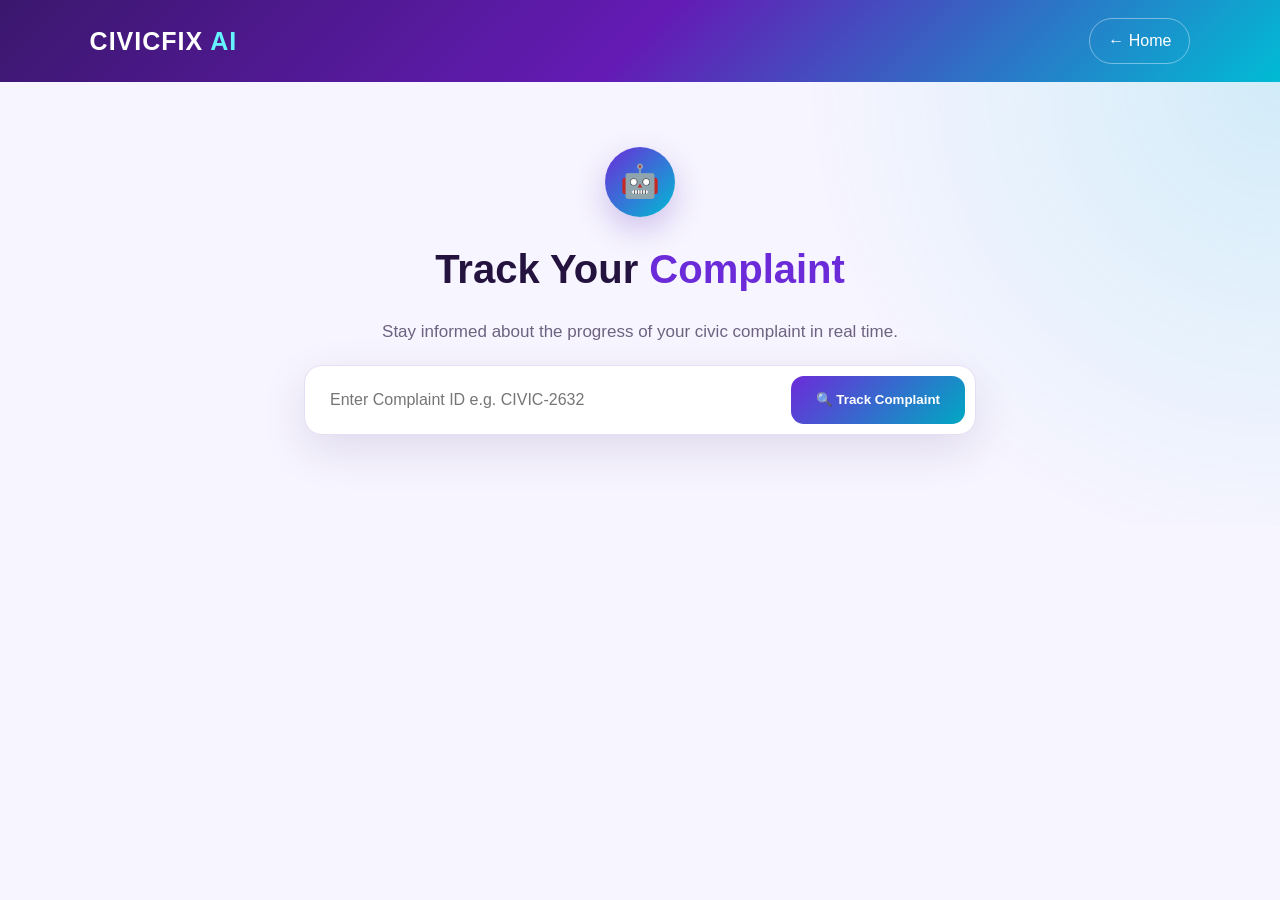
<file: track.html>
<!DOCTYPE html>
<html lang="en">

<head>

    <meta charset="UTF-8">

    <meta name="viewport"
          content="width=device-width, initial-scale=1.0">

    <title>CIVICFIX AI | Track Complaint</title>

    <link rel="stylesheet" href="style.css">

    <style>

        body {
            margin: 0;
            font-family: "Segoe UI", Arial, sans-serif;
            background: #f7f5ff;
            color: #24123f;
        }

        /* =========================
           HEADER
        ========================= */

        .track-header {
            background: linear-gradient(
                135deg,
                #3b176d,
                #641bb5,
                #00bcd4
            );

            color: white;
            padding: 18px 7%;

            display: flex;
            align-items: center;
            justify-content: space-between;
        }

        .track-logo {
            font-size: 25px;
            font-weight: 800;
            letter-spacing: 1px;
        }

        .track-logo span {
            color: #65f4ff;
        }

        .back-home {
            color: white;
            text-decoration: none;

            border: 1px solid rgba(255,255,255,0.4);

            padding: 9px 18px;

            border-radius: 25px;

            transition: 0.3s;
        }

        .back-home:hover {
            background: rgba(255,255,255,0.15);
        }


        /* =========================
           HERO
        ========================= */

        .track-hero {
            text-align: center;

            padding: 65px 20px 40px;

            background:
                radial-gradient(
                    circle at top right,
                    rgba(0,188,212,0.15),
                    transparent 35%
                ),
                #f7f5ff;
        }

        .ai-icon {
            width: 70px;
            height: 70px;

            margin: auto;

            display: flex;
            align-items: center;
            justify-content: center;

            border-radius: 50%;

            background: linear-gradient(
                135deg,
                #6c2bd9,
                #00bcd4
            );

            color: white;

            font-size: 32px;

            box-shadow:
                0 12px 30px rgba(86,40,180,0.25);
        }

        .track-hero h1 {
            font-size: 40px;
            margin: 20px 0 10px;
        }

        .track-hero h1 span {
            color: #6c2bd9;
        }

        .track-hero p {
            color: #6d6380;
            font-size: 17px;
        }


        /* =========================
           SEARCH
        ========================= */

        .track-search {
            width: min(650px, 90%);

            margin: 20px auto 50px;

            background: white;

            padding: 10px;

            border-radius: 18px;

            display: flex;

            gap: 10px;

            box-shadow:
                0 15px 45px rgba(60,30,110,0.12);

            border: 1px solid #e5def5;
        }

        .track-search input {
            flex: 1;

            border: none;
            outline: none;

            padding: 15px;

            font-size: 16px;

            border-radius: 12px;
        }

        .track-search button {
            border: none;

            padding: 0 25px;

            border-radius: 13px;

            color: white;

            font-weight: 700;

            cursor: pointer;

            background: linear-gradient(
                135deg,
                #6c2bd9,
                #00a9c2
            );

            transition: 0.3s;
        }

        .track-search button:hover {
            transform: translateY(-2px);

            box-shadow:
                0 8px 20px rgba(91,43,180,0.25);
        }


        /* =========================
           RESULT
        ========================= */

        #trackingResult {
            width: min(950px, 90%);
            margin: auto;
        }

        .tracking-card {
            background: white;

            border-radius: 25px;

            padding: 35px;

            box-shadow:
                0 20px 60px rgba(50,25,90,0.12);

            border: 1px solid #e7def6;

            animation: slideUp 0.5s ease;
        }

        @keyframes slideUp {

            from {
                opacity: 0;
                transform: translateY(20px);
            }

            to {
                opacity: 1;
                transform: translateY(0);
            }

        }


        /* =========================
           TOP
        ========================= */

        .tracking-top {
            display: flex;

            justify-content: space-between;

            align-items: center;

            padding-bottom: 25px;

            border-bottom:
                1px solid #eee7f7;
        }

        .tracking-top small {
            color: #827794;
        }

        .tracking-id {
            font-size: 20px;

            font-weight: 800;

            color: #5d21a8;
        }

        .status-badge {
            padding: 9px 17px;

            border-radius: 30px;

            background: #fff3d8;

            color: #a86600;

            font-size: 13px;

            font-weight: 700;
        }


        /* =========================
           PROGRESS
        ========================= */

        .progress-title {
            margin-top: 30px;
            margin-bottom: 25px;
        }

        .progress-title h2 {
            margin-bottom: 5px;
        }

        .progress-title p {
            color: #777080;
        }

        .timeline {
            display: flex;

            justify-content: space-between;

            position: relative;

            margin: 40px 10px;
        }

        .timeline::before {
            content: "";

            position: absolute;

            top: 18px;

            left: 5%;
            right: 5%;

            height: 4px;

            background: #e4dff0;

            z-index: 0;
        }

        .timeline-step {
            position: relative;

            z-index: 1;

            text-align: center;

            width: 25%;
        }

        .timeline-dot {
            width: 38px;
            height: 38px;

            margin: auto;

            border-radius: 50%;

            display: flex;

            align-items: center;
            justify-content: center;

            background: white;

            border: 4px solid #ddd5eb;

            font-size: 17px;
        }

        .timeline-step.active .timeline-dot {
            border-color: #6c2bd9;

            background: #6c2bd9;

            color: white;

            box-shadow:
                0 0 0 7px rgba(108,43,217,0.12);
        }

        .timeline-step.completed .timeline-dot {
            border-color: #00a9c2;

            background: #00a9c2;

            color: white;
        }

        .timeline-step strong {
            display: block;

            margin-top: 12px;

            font-size: 14px;
        }

        .timeline-step small {
            color: #81778f;
        }


        /* =========================
           DETAILS
        ========================= */

        .details-title {
            margin-top: 40px;
            margin-bottom: 20px;
        }

        .details-grid {
            display: grid;

            grid-template-columns:
                repeat(2, 1fr);

            gap: 15px;
        }

        .detail-box {
            padding: 18px;

            border-radius: 15px;

            background: #faf8ff;

            border: 1px solid #ece5f7;
        }

        .detail-box span {
            display: block;

            font-size: 12px;

            color: #8a8096;

            margin-bottom: 6px;

            text-transform: uppercase;

            letter-spacing: 0.5px;
        }

        .detail-box strong {
            font-size: 15px;
        }


        /* =========================
           CITIZEN NOTIFICATION
        ========================= */

        .citizen-notification {
            margin-top: 25px;

            padding: 20px;

            border-radius: 17px;

            display: flex;

            gap: 15px;

            align-items: flex-start;

            background: linear-gradient(
                135deg,
                #fff8e1,
                #f3e8ff
            );

            border: 1px solid #e3d5f5;

            box-shadow:
                0 8px 25px rgba(80,40,120,0.08);
        }

        .notification-icon {
            font-size: 28px;

            flex-shrink: 0;
        }

        .citizen-notification strong {
            color: #5c21a5;

            font-size: 16px;
        }

        .citizen-notification p {
            margin: 7px 0 0;

            color: #665d73;

            line-height: 1.5;
        }


        /* =========================
           AI UPDATE
        ========================= */

        .ai-update {
            margin-top: 25px;

            display: flex;

            gap: 15px;

            padding: 20px;

            border-radius: 17px;

            background: linear-gradient(
                135deg,
                #f2eaff,
                #e9fbff
            );

            border: 1px solid #ddd2f5;
        }

        .ai-update-icon {
            font-size: 28px;
        }

        .ai-update strong {
            color: #5c21a5;
        }

        .ai-update p {
            margin-bottom: 0;

            color: #665d73;

            line-height: 1.5;
        }


        /* =========================
           ERROR
        ========================= */

        .error-card {
            background: white;

            padding: 35px;

            text-align: center;

            border-radius: 20px;

            box-shadow:
                0 15px 40px rgba(50,25,90,0.1);
        }

        .error-card h2 {
            color: #d32f2f;
        }


        /* =========================
           MOBILE
        ========================= */

        @media (max-width: 700px) {

            .track-header {
                padding: 15px 5%;
            }

            .track-hero h1 {
                font-size: 30px;
            }

            .track-search {
                flex-direction: column;

                padding: 12px;
            }

            .track-search button {
                padding: 14px;
            }

            .tracking-card {
                padding: 22px;
            }

            .tracking-top {
                flex-direction: column;

                align-items: flex-start;

                gap: 15px;
            }

            .timeline {
                flex-direction: column;

                gap: 25px;
            }

            .timeline::before {
                left: 18px;

                top: 18px;

                bottom: 18px;

                width: 4px;

                height: auto;
            }

            .timeline-step {
                width: 100%;

                display: flex;

                align-items: center;

                text-align: left;

                gap: 15px;
            }

            .timeline-step .timeline-dot {
                margin: 0;

                flex-shrink: 0;
            }

            .timeline-step strong {
                margin: 0;
            }

            .details-grid {
                grid-template-columns: 1fr;
            }

        }

    </style>

</head>


<body>


    <!-- HEADER -->

    <header class="track-header">

        <div class="track-logo">
            CIVICFIX <span>AI</span>
        </div>

        <a href="index.html"
           class="back-home">

            ← Home

        </a>

    </header>


    <!-- HERO -->

    <section class="track-hero">

        <div class="ai-icon">
            🤖
        </div>

        <h1>
            Track Your <span>Complaint</span>
        </h1>

        <p>
            Stay informed about the progress of your civic complaint
            in real time.
        </p>


        <!-- SEARCH -->

        <div class="track-search">

            <input
                type="text"
                id="complaintId"
                placeholder="Enter Complaint ID e.g. CIVIC-2632"
            >

            <button onclick="trackComplaint()">
                🔍 Track Complaint
            </button>

        </div>

    </section>


    <!-- RESULT -->

    <section id="trackingResult"></section>


    <script>

        async function trackComplaint() {

            const complaintId =
                document
                .getElementById("complaintId")
                .value
                .trim();

            const result =
                document
                .getElementById("trackingResult");


            if (!complaintId) {

                result.innerHTML = `

                    <div class="error-card">

                        <h2>
                            ⚠ Complaint ID Required
                        </h2>

                        <p>
                            Please enter your complaint ID
                            to track your complaint.
                        </p>

                    </div>

                `;

                return;
            }


            result.innerHTML = `

                <div class="tracking-card">

                    <h2>
                        🔄 Searching Complaint...
                    </h2>

                    <p>
                        Connecting to CIVICFIX AI database.
                    </p>

                </div>

            `;


            try {

                /* GET ALL COMPLAINTS */

                const response =
                    await fetch("get_complaints.php");

                if (!response.ok) {

                    throw new Error(
                        "Unable to connect to server."
                    );

                }

                const complaints =
                    await response.json();


                /* FIND COMPLAINT */

                const complaint =
                    complaints.find(
                        item =>
                        item.complaint_id
                        .toLowerCase() ===
                        complaintId.toLowerCase()
                    );


                if (!complaint) {

                    result.innerHTML = `

                        <div class="error-card">

                            <h2>
                                ❌ Complaint Not Found
                            </h2>

                            <p>
                                We could not find
                                <strong>
                                    ${complaintId}
                                </strong>.
                            </p>

                            <p>
                                Please check your Complaint ID
                                and try again.
                            </p>

                        </div>

                    `;

                    return;
                }


                /* =========================
                   STATUS
                ========================= */

                let status =
                    (complaint.status ||
                    "Submitted").trim();


                if (
                    status.toLowerCase()
                    === "submitted"
                ) {

                    status = "Submitted";

                }


                if (
                    status.toLowerCase()
                    === "in progress"
                ) {

                    status = "In Progress";

                }


                if (
                    status.toLowerCase()
                    === "resolved"
                ) {

                    status = "Resolved";

                }


                /* =========================
                   TIMELINE
                ========================= */

                let submittedClass =
                    "active";

                let progressClass = "";

                let resolvedClass = "";


                if (status === "In Progress") {

                    submittedClass =
                        "completed";

                    progressClass =
                        "active";

                }


                if (status === "Resolved") {

                    submittedClass =
                        "completed";

                    progressClass =
                        "completed";

                    resolvedClass =
                        "active";

                }


                /* =========================
                   AI MESSAGE
                ========================= */

                let statusMessage =
                    "Your complaint has been successfully registered and is waiting for processing.";


                if (status === "In Progress") {

                    statusMessage =
                        "Your complaint is currently being reviewed and handled by the responsible department.";

                }


                if (status === "Resolved") {

                    statusMessage =
                        "Your complaint has been marked as resolved by the responsible department.";

                }


                /* =========================
                   SHOW COMPLAINT
                ========================= */

                result.innerHTML = `

                    <div class="tracking-card">


                        <!-- TOP -->

                        <div class="tracking-top">

                            <div>

                                <small>
                                    COMPLAINT ID
                                </small>

                                <div class="tracking-id">
                                    ${complaint.complaint_id}
                                </div>

                            </div>

                            <span class="status-badge">
                                ${status}
                            </span>

                        </div>


                        <!-- PROGRESS -->

                        <div class="progress-title">

                            <h2>
                                Complaint Progress
                            </h2>

                            <p>
                                Follow your complaint from submission
                                to resolution.
                            </p>

                        </div>


                        <div class="timeline">


                            <!-- SUBMITTED -->

                            <div class="
                                timeline-step
                                ${submittedClass}
                            ">

                                <div class="timeline-dot">
                                    ✓
                                </div>

                                <div>

                                    <strong>
                                        Submitted
                                    </strong>

                                    <small>
                                        Complaint received
                                    </small>

                                </div>

                            </div>


                            <!-- IN PROGRESS -->

                            <div class="
                                timeline-step
                                ${progressClass}
                            ">

                                <div class="timeline-dot">
                                    ⚙
                                </div>

                                <div>

                                    <strong>
                                        In Progress
                                    </strong>

                                    <small>
                                        Department handling
                                    </small>

                                </div>

                            </div>


                            <!-- RESOLVED -->

                            <div class="
                                timeline-step
                                ${resolvedClass}
                            ">

                                <div class="timeline-dot">
                                    ✓
                                </div>

                                <div>

                                    <strong>
                                        Resolved
                                    </strong>

                                    <small>
                                        Issue completed
                                    </small>

                                </div>

                            </div>


                        </div>


                        <!-- DETAILS -->

                        <h2 class="details-title">
                            Complaint Details
                        </h2>


                        <div class="details-grid">


                            <div class="detail-box">

                                <span>
                                    Issue
                                </span>

                                <strong>
                                    ${complaint.issue_title}
                                </strong>

                            </div>


                            <div class="detail-box">

                                <span>
                                    Category
                                </span>

                                <strong>
                                    ${complaint.category}
                                </strong>

                            </div>


                            <div class="detail-box">

                                <span>
                                    Location
                                </span>

                                <strong>
                                    📍 ${complaint.location}
                                </strong>

                            </div>


                            <div class="detail-box">

                                <span>
                                    Department
                                </span>

                                <strong>
                                    ${complaint.department}
                                </strong>

                            </div>


                            <div class="detail-box">

                                <span>
                                    Priority
                                </span>

                                <strong>
                                    ${complaint.priority}
                                </strong>

                            </div>


                            <div class="detail-box">

                                <span>
                                    Submitted On
                                </span>

                                <strong>
                                    ${complaint.created_at}
                                </strong>

                            </div>


                        </div>


                        <!-- CITIZEN NOTIFICATION -->

                        <div
                            class="citizen-notification"
                            id="citizenNotification"
                        >

                            <div class="notification-icon">
                                🔔
                            </div>

                            <div>

                                <strong>
                                    Citizen Notification
                                </strong>

                                <p id="notificationMessage">
                                    Loading notification...
                                </p>

                            </div>

                        </div>


                        <!-- AI UPDATE -->

                        <div class="ai-update">

                            <div class="ai-update-icon">
                                🤖
                            </div>

                            <div>

                                <strong>
                                    CIVICFIX AI Update
                                </strong>

                                <p>
                                    ${statusMessage}
                                </p>

                            </div>

                        </div>


                    </div>

                `;


                /* =========================
                   GET NOTIFICATION
                ========================= */

                try {

                    const notificationResponse =
                        await fetch(
                            "get_notification.php?complaint_id="
                            +
                            encodeURIComponent(
                                complaint.complaint_id
                            )
                        );


                    const notification =
                        await notificationResponse.json();


                    if (notification.success) {

                        document.getElementById(
                            "notificationMessage"
                        ).textContent =
                            notification.message;

                    }

                    else {

                        document.getElementById(
                            "notificationMessage"
                        ).textContent =
                            "No notification available.";

                    }

                }

                catch (notificationError) {

                    console.error(
                        "Notification error:",
                        notificationError
                    );

                    document.getElementById(
                        "notificationMessage"
                    ).textContent =
                        "Unable to load notification.";

                }

            }


            catch (error) {

                console.error(error);

                result.innerHTML = `

                    <div class="error-card">

                        <h2>
                            ⚠ Connection Error
                        </h2>

                        <p>
                            Unable to connect to the
                            CIVICFIX AI server.
                        </p>

                        <p>
                            Make sure XAMPP Apache and MySQL
                            are running.
                        </p>

                    </div>

                `;

            }

        }


        /* =========================
           ENTER KEY
        ========================= */

        document
        .getElementById("complaintId")
        .addEventListener(
            "keypress",
            function(event) {

                if (event.key === "Enter") {

                    trackComplaint();

                }

            }
        );

    </script>

</body>

</html>
</file>
<file: style.css>
```css
/* =====================================================
   CIVICFIX AI
   AI-Powered Smart Civic Complaint Platform
   ===================================================== */


/* =========================
   RESET
========================= */

* {
    margin: 0;
    padding: 0;
    box-sizing: border-box;
}

html {
    scroll-behavior: smooth;
}

body {
    font-family: "Segoe UI", Arial, sans-serif;
    background: #f7f8ff;
    color: #211b3d;
    line-height: 1.6;
}

a {
    text-decoration: none;
    color: inherit;
}


/* =========================
   NAVIGATION
========================= */

.navbar {
    width: 100%;
    height: 78px;

    display: flex;
    align-items: center;
    justify-content: space-between;

    padding: 0 7%;

    background: rgba(255, 255, 255, 0.92);

    border-bottom: 1px solid #ece8ff;

    position: sticky;
    top: 0;
    z-index: 1000;

    backdrop-filter: blur(15px);
}


/* LOGO */

.logo {
    display: flex;
    align-items: center;
    gap: 8px;

    font-size: 22px;
    font-weight: 800;

    color: #37217d;
}

.logo small {
    font-size: 13px;

    background: linear-gradient(
        135deg,
        #7b2ff7,
        #00c6ff
    );

    color: white;

    padding: 2px 6px;

    border-radius: 5px;

    font-weight: 700;
}

.logo-icon {
    width: 36px;
    height: 36px;

    display: flex;
    align-items: center;
    justify-content: center;

    color: white;

    background: linear-gradient(
        135deg,
        #7b2ff7,
        #00c6ff
    );

    border-radius: 11px;

    box-shadow: 0 8px 20px rgba(123, 47, 247, 0.25);
}


/* NAV LINKS */

nav {
    display: flex;
    gap: 32px;
}

nav a {
    font-size: 14px;
    font-weight: 600;

    color: #665f7e;

    transition: 0.3s;
}

nav a:hover,
nav a.active {
    color: #7135e8;
}


/* NAV BUTTON */

.nav-btn {
    display: flex;
    align-items: center;
    gap: 10px;

    padding: 12px 20px;

    border-radius: 12px;

    color: white;

    font-size: 14px;
    font-weight: 700;

    background: linear-gradient(
        135deg,
        #702cf5,
        #00aeea
    );

    box-shadow: 0 8px 22px rgba(112, 44, 245, 0.25);

    transition: 0.3s;
}

.nav-btn:hover {
    transform: translateY(-2px);

    box-shadow: 0 12px 28px rgba(112, 44, 245, 0.35);
}


/* =========================
   HERO
========================= */

.hero {
    min-height: 650px;

    padding: 90px 7%;

    display: grid;

    grid-template-columns: 1fr 1fr;

    gap: 70px;

    align-items: center;

    background:
        radial-gradient(
            circle at 10% 20%,
            rgba(123, 47, 247, 0.12),
            transparent 30%
        ),
        radial-gradient(
            circle at 90% 10%,
            rgba(0, 198, 255, 0.14),
            transparent 30%
        );

    overflow: hidden;
}


/* HERO CONTENT */

.hero-content {
    max-width: 620px;
}


/* BADGE */

.hero-badge {
    display: inline-flex;
    align-items: center;
    gap: 9px;

    padding: 8px 14px;

    border-radius: 30px;

    background: #eee9ff;

    color: #7135e8;

    font-size: 11px;
    font-weight: 800;

    letter-spacing: 1px;

    margin-bottom: 22px;
}

.live-dot {
    width: 8px;
    height: 8px;

    background: #16c784;

    border-radius: 50%;

    box-shadow: 0 0 0 5px rgba(22, 199, 132, 0.12);

    animation: pulse 2s infinite;
}


/* HERO HEADING */

.hero h1 {
    font-size: clamp(48px, 6vw, 76px);

    line-height: 1.02;

    letter-spacing: -3px;

    color: #21163d;

    margin-bottom: 25px;
}

.hero h1 span {
    background: linear-gradient(
        90deg,
        #7135e8,
        #00aeea
    );

    -webkit-background-clip: text;
    -webkit-text-fill-color: transparent;
}


/* HERO DESCRIPTION */

.hero-content > p {
    max-width: 550px;

    color: #716b83;

    font-size: 17px;

    margin-bottom: 32px;
}


/* HERO BUTTONS */

.hero-buttons {
    display: flex;
    align-items: center;

    gap: 15px;

    flex-wrap: wrap;
}


/* MAIN BUTTON */

.main-btn {
    display: inline-flex;
    align-items: center;
    justify-content: center;

    gap: 15px;

    padding: 15px 23px;

    border-radius: 13px;

    color: white;

    font-weight: 700;
    font-size: 14px;

    background: linear-gradient(
        135deg,
        #702cf5,
        #00aeea
    );

    box-shadow:
        0 10px 25px rgba(112, 44, 245, 0.25);

    transition: 0.3s;
}

.main-btn:hover {
    transform: translateY(-3px);

    box-shadow:
        0 15px 30px rgba(112, 44, 245, 0.35);
}


/* SECOND BUTTON */

.second-btn {
    padding: 14px 21px;

    border: 1px solid #ddd7f1;

    border-radius: 13px;

    color: #554d70;

    font-size: 14px;

    font-weight: 700;

    background: white;

    transition: 0.3s;
}

.second-btn:hover {
    border-color: #8d5cf3;

    color: #7135e8;

    transform: translateY(-2px);
}


/* =========================
   TRUST
========================= */

.trust {
    margin-top: 34px;

    display: flex;
    align-items: center;

    gap: 15px;
}

.avatars {
    display: flex;
}

.avatars span {
    width: 35px;
    height: 35px;

    display: flex;
    align-items: center;
    justify-content: center;

    border-radius: 50%;

    background: #eeeaff;

    border: 3px solid white;

    margin-left: -7px;

    font-size: 16px;
}

.avatars span:first-child {
    margin-left: 0;
}

.trust strong {
    display: block;

    font-size: 13px;

    color: #3d3458;
}

.trust p {
    font-size: 12px;

    color: #8b859c;
}


/* =========================
   AI DASHBOARD
========================= */

.hero-dashboard {
    position: relative;

    min-height: 500px;

    display: flex;

    align-items: center;
    justify-content: center;
}


/* GLOW */

.glow {
    position: absolute;

    border-radius: 50%;

    filter: blur(20px);
}

.glow-one {
    width: 220px;
    height: 220px;

    background: rgba(123, 47, 247, 0.25);

    top: 30px;
    right: 40px;
}

.glow-two {
    width: 180px;
    height: 180px;

    background: rgba(0, 198, 255, 0.2);

    bottom: 30px;
    left: 30px;
}


/* MAIN DASHBOARD */

.ai-dashboard {
    width: 100%;
    max-width: 510px;

    padding: 24px;

    border-radius: 25px;

    background:
        linear-gradient(
            145deg,
            #211440,
            #372063
        );

    color: white;

    box-shadow:
        0 30px 70px rgba(47, 27, 92, 0.28);

    position: relative;

    z-index: 2;

    animation: floating 5s ease-in-out infinite;
}


/* DASHBOARD HEADER */

.dashboard-header {
    display: flex;
    align-items: center;
    justify-content: space-between;

    margin-bottom: 20px;
}

.dashboard-header span {
    color: #9c8bc8;

    font-size: 10px;

    font-weight: 800;

    letter-spacing: 1px;
}

.dashboard-header h3 {
    font-size: 18px;

    margin-top: 3px;
}


/* ONLINE */

.online {
    display: flex;
    align-items: center;

    gap: 7px;

    padding: 6px 10px;

    border-radius: 20px;

    background: rgba(255,255,255,0.08);

    color: #8ff3c5;

    font-size: 9px;

    font-weight: 800;
}

.online span {
    width: 6px;
    height: 6px;

    border-radius: 50%;

    background: #42e69c;
}


/* =========================
   CITY VISUAL
========================= */

.city-visual {
    height: 210px;

    border-radius: 18px;

    position: relative;

    overflow: hidden;

    display: flex;

    align-items: flex-end;
    justify-content: center;

    gap: 12px;

    padding: 0 25px 25px;

    background:
        linear-gradient(
            180deg,
            #493278,
            #24153e
        );
}


/* CITY LIGHTS */

.city-visual::before {
    content: "";

    position: absolute;

    width: 250px;
    height: 250px;

    background: rgba(0, 198, 255, 0.12);

    border-radius: 50%;

    top: -140px;
}


/* BUILDINGS */

.building {
    width: 45px;

    background: linear-gradient(
        180deg,
        #6f52a9,
        #38215e
    );

    border-radius: 4px 4px 0 0;

    color: #b9f5ff;

    text-align: center;

    font-size: 9px;

    padding-top: 10px;

    position: relative;

    z-index: 1;
}

.b1 {
    height: 85px;
}

.b2 {
    height: 120px;
}

.b3 {
    height: 155px;
}

.b4 {
    height: 105px;
}

.b5 {
    height: 135px;
}


/* AI CIRCLE */

.city-ai {
    position: absolute;

    width: 75px;
    height: 75px;

    top: 35px;
    left: 50%;

    transform: translateX(-50%);

    border-radius: 50%;

    display: flex;
    align-items: center;
    justify-content: center;

    font-size: 30px;

    color: white;

    background:
        linear-gradient(
            135deg,
            #7b2ff7,
            #00c6ff
        );

    box-shadow:
        0 0 35px rgba(0, 198, 255, 0.45);
}


/* =========================
   ANALYSIS
========================= */

.analysis {
    margin-top: 18px;

    padding: 16px;

    border-radius: 15px;

    background: rgba(255,255,255,0.07);

    border: 1px solid rgba(255,255,255,0.08);
}

.analysis-title {
    display: flex;
    justify-content: space-between;

    margin-bottom: 13px;

    font-size: 9px;

    font-weight: 800;

    letter-spacing: 1px;
}

.processing {
    color: #6ff0bd;
}

.analysis-row {
    display: flex;
    justify-content: space-between;

    padding: 9px 0;

    border-bottom: 1px solid rgba(255,255,255,0.07);

    font-size: 12px;

    color: #b9b0cf;
}

.analysis-row:last-child {
    border-bottom: none;
}

.analysis-row strong {
    color: white;
}

.analysis-row .priority {
    color: #ff9cbd;
}


/* =========================
   FLOATING CARDS
========================= */

.floating {
    position: absolute;

    z-index: 5;

    display: flex;
    align-items: center;

    gap: 10px;

    padding: 12px 15px;

    border-radius: 14px;

    background: rgba(255,255,255,0.94);

    box-shadow:
        0 15px 35px rgba(45, 28, 83, 0.18);

    backdrop-filter: blur(10px);

    color: #32264e;
}

.floating-one {
    left: -25px;
    bottom: 65px;
}

.float-icon {
    width: 32px;
    height: 32px;

    display: flex;
    align-items: center;
    justify-content: center;

    border-radius: 9px;

    background: #dcfff0;

    color: #15ad70;

    font-weight: 900;
}

.floating strong {
    display: block;

    font-size: 11px;
}

.floating small {
    display: block;

    font-size: 9px;

    color: #8b8498;
}

.floating-two {
    right: -15px;
    top: 85px;

    color: #7135e8;

    font-size: 17px;
}

.floating-two span {
    font-size: 11px;

    font-weight: 800;
}


/* =========================
   STATS
========================= */

.stats-section {
    width: 86%;

    margin: 0 auto;

    padding: 32px 25px;

    display: grid;

    grid-template-columns: repeat(4, 1fr);

    background: white;

    border-radius: 20px;

    box-shadow:
        0 15px 40px rgba(53, 36, 90, 0.07);

    position: relative;

    z-index: 10;
}

.stat-item {
    text-align: center;

    border-right: 1px solid #eeeaf7;
}

.stat-item:last-child {
    border-right: none;
}

.stat-item strong {
    display: block;

    font-size: 27px;

    color: #38216e;
}

.stat-item span {
    font-size: 12px;

    color: #8a8499;
}


/* =========================
   FEATURES
========================= */

.features-section {
    padding: 110px 7%;
}


/* SECTION HEADING */

.section-heading {
    text-align: center;

    max-width: 600px;

    margin: 0 auto 55px;
}

.section-heading > span {
    color: #7135e8;

    font-size: 11px;

    font-weight: 900;

    letter-spacing: 2px;
}

.section-heading h2 {
    margin: 12px 0;

    font-size: 43px;

    line-height: 1.1;

    color: #241b3d;
}

.section-heading h2 em {
    font-style: normal;

    color: #7135e8;
}

.section-heading p {
    color: #817b91;

    font-size: 15px;
}


/* FEATURE GRID */

.feature-grid {
    display: grid;

    grid-template-columns: repeat(4, 1fr);

    gap: 20px;
}


/* FEATURE CARD */

.feature-card {
    position: relative;

    padding: 25px;

    min-height: 280px;

    border-radius: 20px;

    background: white;

    border: 1px solid #eeeaf7;

    transition: 0.35s;

    overflow: hidden;
}

.feature-card:hover {
    transform: translateY(-8px);

    border-color: #cbb8f8;

    box-shadow:
        0 20px 40px rgba(77, 43, 133, 0.1);
}


/* FEATURE TOP */

.feature-top {
    display: flex;
    justify-content: space-between;
    align-items: center;

    margin-bottom: 35px;
}

.number {
    font-size: 11px;

    font-weight: 800;

    color: #a29aac;
}

.feature-icon {
    width: 45px;
    height: 45px;

    display: flex;
    align-items: center;
    justify-content: center;

    border-radius: 13px;

    background: #f0ebff;

    font-size: 20px;
}

.feature-card h3 {
    font-size: 20px;

    margin-bottom: 10px;

    color: #30244d;
}

.feature-card p {
    font-size: 13px;

    color: #827b91;

    line-height: 1.7;
}

.feature-arrow {
    position: absolute;

    right: 25px;
    bottom: 20px;

    font-size: 20px;

    color: #7135e8;

    transition: 0.3s;
}

.feature-card:hover .feature-arrow {
    transform: translateX(5px);
}


/* =========================
   CTA
========================= */

.cta-section {
    margin: 20px 7% 80px;

    padding: 55px 60px;

    border-radius: 25px;

    display: flex;

    justify-content: space-between;

    align-items: center;

    gap: 30px;

    color: white;

    background:
        radial-gradient(
            circle at 85% 20%,
            rgba(0, 198, 255, 0.25),
            transparent 25%
        ),
        linear-gradient(
            120deg,
            #2b1457,
            #5424a4
        );

    box-shadow:
        0 25px 50px rgba(53, 27, 100, 0.18);
}

.cta-section span {
    font-size: 10px;

    font-weight: 900;

    letter-spacing: 2px;

    color: #bdb1dc;
}

.cta-section h2 {
    margin-top: 7px;

    font-size: 35px;

    line-height: 1.15;
}

.cta-section .main-btn {
    background: white;

    color: #5d2ac3;

    box-shadow: none;
}

.cta-section .main-btn:hover {
    background: #f5f1ff;
}


/* =========================
   FOOTER
========================= */

footer {
    padding: 45px 7%;

    background: #19122d;

    color: white;

    text-align: center;
}

.footer-brand {
    display: flex;

    align-items: center;
    justify-content: center;

    gap: 10px;

    font-size: 20px;

    font-weight: 800;
}

.footer-brand .logo-icon {
    width: 32px;
    height: 32px;

    font-size: 15px;
}

footer > p {
    margin: 13px auto;

    color: #9b92ae;

    font-size: 12px;
}

.footer-team {
    margin: 15px 0;

    font-size: 12px;
}

.footer-team strong {
    color: #9d75f5;
}

.footer-team span {
    color: #777086;
}

footer small {
    color: #61596f;

    font-size: 10px;
}


/* =========================
   ANIMATIONS
========================= */

@keyframes floating {

    0% {
        transform: translateY(0);
    }

    50% {
        transform: translateY(-10px);
    }

    100% {
        transform: translateY(0);
    }
}


@keyframes pulse {

    0% {
        box-shadow: 0 0 0 0 rgba(22, 199, 132, 0.4);
    }

    70% {
        box-shadow: 0 0 0 8px rgba(22, 199, 132, 0);
    }

    100% {
        box-shadow: 0 0 0 0 rgba(22, 199, 132, 0);
    }
}


/* =========================
   RESPONSIVE DESIGN
========================= */

@media (max-width: 1000px) {

    .navbar {
        padding: 0 4%;
    }

    nav {
        gap: 18px;
    }

    .hero {
        grid-template-columns: 1fr;

        text-align: center;

        padding: 70px 5%;
    }

    .hero-content {
        margin: auto;
    }

    .hero-buttons,
    .trust {
        justify-content: center;
    }

    .hero-dashboard {
        margin-top: 20px;
    }

    .feature-grid {
        grid-template-columns: repeat(2, 1fr);
    }
}


@media (max-width: 700px) {

    .navbar {
        height: auto;

        padding: 18px 5%;

        flex-wrap: wrap;

        gap: 15px;
    }

    nav {
        order: 3;

        width: 100%;

        justify-content: center;

        flex-wrap: wrap;
    }

    .nav-btn {
        padding: 10px 14px;
    }

    .hero {
        padding-top: 55px;
    }

    .hero h1 {
        font-size: 48px;

        letter-spacing: -2px;
    }

    .hero-content > p {
        font-size: 15px;
    }

    .hero-dashboard {
        min-height: 430px;
    }

    .ai-dashboard {
        padding: 17px;
    }

    .floating-one {
        left: -5px;
    }

    .floating-two {
        right: -5px;
    }

    .stats-section {
        width: 90%;

        grid-template-columns: repeat(2, 1fr);

        gap: 25px;
    }

    .stat-item {
        border-right: none;
    }

    .features-section {
        padding: 75px 5%;
    }

    .section-heading h2 {
        font-size: 35px;
    }

    .feature-grid {
        grid-template-columns: 1fr;
    }

    .cta-section {
        margin-left: 5%;
        margin-right: 5%;

        padding: 40px 30px;

        flex-direction: column;

        align-items: flex-start;
    }

    .cta-section h2 {
        font-size: 28px;
    }
}


@media (max-width: 450px) {

    .logo {
        font-size: 18px;
    }

    .nav-btn {
        font-size: 11px;
    }

    .hero h1 {
        font-size: 41px;
    }

    .hero-buttons {
        flex-direction: column;

        width: 100%;
    }

    .main-btn,
    .second-btn {
        width: 100%;
    }

    .hero-dashboard {
        min-height: 390px;
    }

    .city-visual {
        height: 180px;

        gap: 6px;
    }

    .building {
        width: 35px;
    }

    .floating {
        transform: scale(0.85);
    }

    .floating-one {
        left: -20px;
    }

    .floating-two {
        right: -20px;
    }

    .stats-section {
        padding: 25px 10px;
    }

    .stat-item strong {
        font-size: 22px;
    }
}
```
</file>
